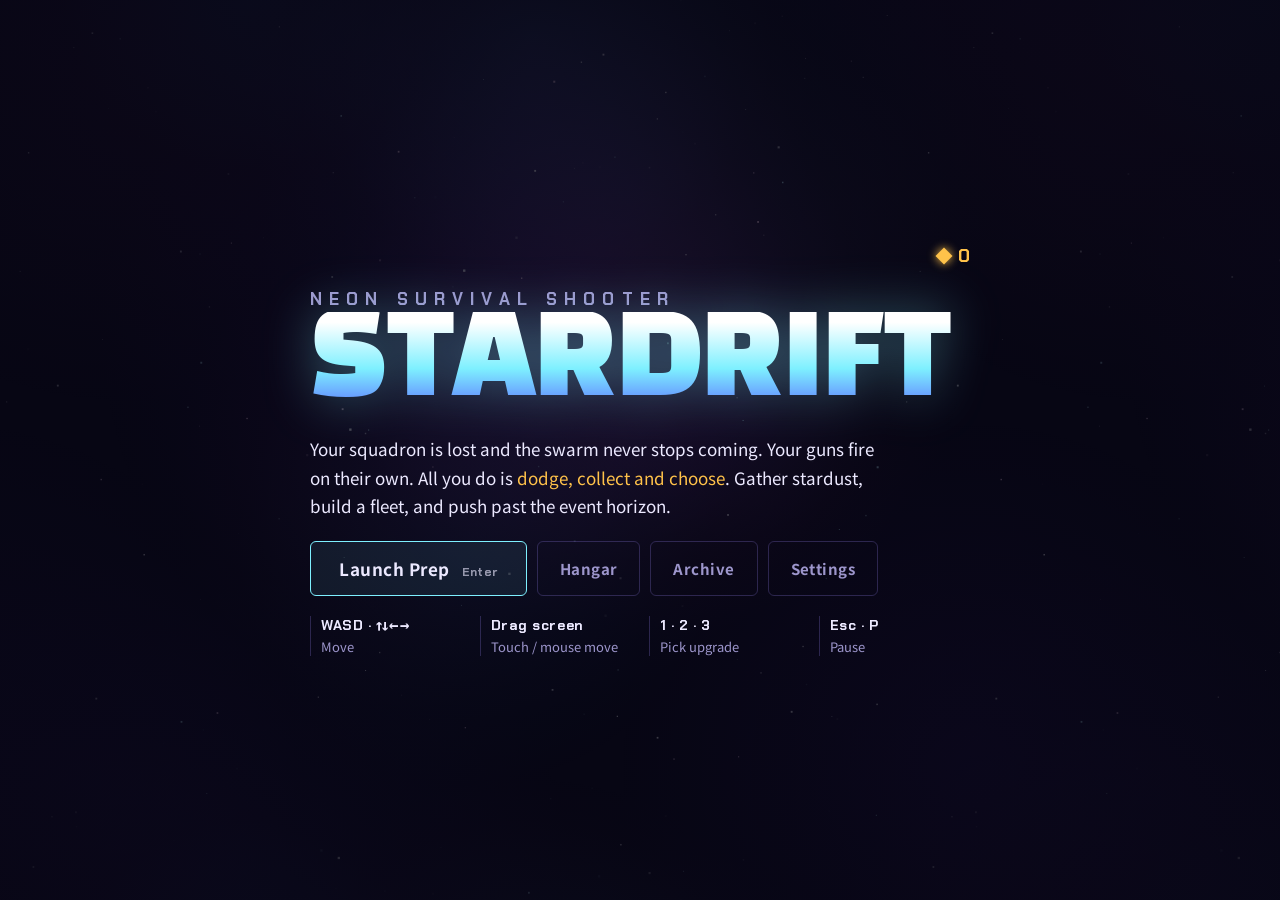
<file: index.html>
<!doctype html>
<html lang="ko">
<head>
<meta charset="utf-8">
<meta name="viewport" content="width=device-width,initial-scale=1,maximum-scale=1,user-scalable=no,viewport-fit=cover">
<title>별표류 STARDRIFT</title>
<meta name="claude:viewport-fit-sides" content="cover">
<meta name="description" content="네온 우주 생존 슈팅 로그라이트. 기체 5종, 무기 12종, 무기 진화 6종, 보스 6종, 스테이지 4개.">
<link rel="preconnect" href="https://fonts.googleapis.com">
<link rel="preconnect" href="https://fonts.gstatic.com" crossorigin>
<link rel="stylesheet" href="https://fonts.googleapis.com/css2?family=Black+Han+Sans&family=Chakra+Petch:wght@500;700&family=Noto+Sans+KR:wght@400;700;900&display=swap">
<link rel="stylesheet" href="style.css">
</head>
<body>
<canvas id="c" aria-label="게임 화면" data-i18n-aria="canvas"></canvas>

<!-- ============ HUD ============ -->
<div id="hud" hidden>
  <div class="xpbar"><i id="xpfill"></i></div>
  <div class="hud-top">
    <div class="hp"><span class="lbl">HULL</span><div class="hpbar"><i id="hpfill"></i></div><b id="hptext">100</b></div>
    <div class="clock"><div class="timer" id="timer">00:00</div><div class="sub-timer" id="subtimer"></div></div>
    <div class="right">
      <span class="stat"><span class="lbl">LV</span><b id="lvl">1</b></span>
      <span class="stat stat-kills"><span class="lbl" data-i18n="kills">처치</span><b id="kills">0</b></span>
      <button class="iconbtn" id="btnMute" aria-pressed="false" aria-label="소리 켜고 끄기" data-i18n-aria="mute">♪</button>
      <button class="iconbtn" id="btnPause" aria-label="일시정지" data-i18n-aria="pause">II</button>
    </div>
  </div>
  <div id="bossbar" hidden><span id="bossname"></span><div class="bb"><i id="bossfill"></i></div></div>
  <div id="loadout"></div>
</div>
<div id="banner" hidden></div>
<div id="tip" hidden></div>
<div id="toasts" aria-live="polite"></div>

<!-- ============ TITLE ============ -->
<section class="screen" id="title">
  <div class="panel">
    <div class="dust-line"><span class="dust" id="dustTitle">0</span></div>
    <div class="logo">
      <span class="en" data-i18n="logoSub">STARDRIFT</span>
      <h1 data-i18n="logo">별표류</h1>
    </div>
    <p class="lede" data-i18n-html="lede">항로를 잃은 편대. 무리는 끝없이 몰려온다. 무기는 알아서 쏜다. 너는 <em>피하고, 모으고, 고르기만</em> 하면 된다. 별가루를 모아 기체를 늘리고, 사건의 지평선 너머까지 가 보자.</p>
    <div class="menu">
      <button class="btn big" id="btnPlay"><span data-i18n="play">출격 준비</span> <kbd>Enter</kbd></button>
      <button class="btn ghost" id="btnHangar" data-i18n="hangar">격납고</button>
      <button class="btn ghost" id="btnRecords" data-i18n="records">기록실</button>
      <button class="btn ghost" id="btnSettings" data-i18n="settings">설정</button>
      <a class="btn ghost" id="lnkSupport" target="_blank" rel="noopener" hidden data-i18n="support">개발자 후원하기</a>
    </div>
    <div class="controls">
      <div><b>WASD · ↑↓←→</b><span data-i18n="ctlMove">이동</span></div>
      <div><b data-i18n="ctlDrag">화면 드래그</b><span data-i18n="ctlDragDo">터치·마우스 이동</span></div>
      <div><b>1 · 2 · 3</b><span data-i18n="ctlPick">강화 선택</span></div>
      <div><b>Esc · P</b><span data-i18n="ctlPause">일시정지</span></div>
    </div>
  </div>
</section>

<!-- ============ PREP: stage + ship ============ -->
<section class="screen" id="prep" hidden>
  <div class="panel wide">
    <div class="head-row">
      <div><div class="eyebrow">LAUNCH PREP</div><h2 data-i18n="prep">출격 준비</h2></div>
      <span class="dust" id="dustPrep">0</span>
    </div>
    <h3 class="section" data-i18n="route">항로</h3>
    <div class="stage-list" id="stageList"></div>
    <h3 class="section" data-i18n="ship">기체</h3>
    <div class="ship-list" id="shipList"></div>
    <div class="row">
      <button class="btn big" id="btnLaunch"><span data-i18n="launch">출격</span> <kbd>Enter</kbd></button>
      <button class="btn ghost" id="btnPrepBack"><span data-i18n="back">뒤로</span> <kbd>Esc</kbd></button>
      <span class="hint" id="prepHint"></span>
    </div>
  </div>
</section>

<!-- ============ HANGAR ============ -->
<section class="screen" id="hangar" hidden>
  <div class="panel wide">
    <div class="head-row">
      <div><div class="eyebrow">HANGAR</div><h2 data-i18n="hangar">격납고</h2></div>
      <span class="dust" id="dustHangar">0</span>
    </div>
    <div class="tabs" role="tablist">
      <button class="tab" role="tab" id="tabMeta" aria-selected="true" data-i18n="tabMeta">영구 강화</button>
      <button class="tab" role="tab" id="tabShips" aria-selected="false" data-i18n="tabShips">기체</button>
    </div>
    <div id="metaList" class="meta-list"></div>
    <div id="shipShop" class="ship-list" hidden></div>
    <div class="row"><button class="btn ghost" id="btnHangarBack"><span data-i18n="back">뒤로</span> <kbd>Esc</kbd></button></div>
  </div>
</section>

<!-- ============ RECORDS ============ -->
<section class="screen" id="records" hidden>
  <div class="panel wide">
    <div class="head-row">
      <div><div class="eyebrow">ARCHIVE</div><h2 data-i18n="records">기록실</h2></div>
      <span class="ach-count" id="achCount"></span>
    </div>
    <div class="tabs" role="tablist">
      <button class="tab" role="tab" id="tabAch" aria-selected="true" data-i18n="tabAch">업적</button>
      <button class="tab" role="tab" id="tabCodex" aria-selected="false" data-i18n="tabCodex">도감</button>
      <button class="tab" role="tab" id="tabStats" aria-selected="false" data-i18n="tabStats">통계</button>
    </div>
    <div id="achList" class="ach-list"></div>
    <div id="codexList" class="codex" hidden></div>
    <div id="statsList" class="stats" hidden></div>
    <div class="row"><button class="btn ghost" id="btnRecordsBack"><span data-i18n="back">뒤로</span> <kbd>Esc</kbd></button></div>
  </div>
</section>

<!-- ============ SETTINGS ============ -->
<section class="screen" id="settings" hidden>
  <div class="panel">
    <div><div class="eyebrow">SETTINGS</div><h2 data-i18n="settings">설정</h2></div>
    <div class="settings">
      <label class="toggle"><input type="checkbox" id="optSound"><span data-i18n="optSound">효과음과 음악</span></label>
      <label class="toggle"><input type="checkbox" id="optShake"><span data-i18n="optShake">화면 흔들림</span></label>
      <label class="toggle"><input type="checkbox" id="optTips"><span data-i18n="optTips">다음 출격 때 튜토리얼 다시 보기</span></label>
      <label class="toggle lang"><span data-i18n="optLang">언어 / Language</span><select id="optLang"><option value="ko">한국어</option><option value="en">English</option></select></label>
    </div>
    <div class="danger">
      <p data-i18n="resetWarn">저장된 별가루, 해금, 업적, 기록을 모두 지웁니다. 되돌릴 수 없습니다.</p>
      <div class="row">
        <button class="btn ghost" id="btnReset" data-i18n="reset">데이터 초기화</button>
        <button class="btn danger-btn" id="btnResetConfirm" hidden data-i18n="resetConfirm">정말 지우기</button>
      </div>
    </div>
    <div class="row"><button class="btn ghost" id="btnSettingsBack"><span data-i18n="back">뒤로</span> <kbd>Esc</kbd></button></div>
  </div>
</section>

<!-- ============ LEVEL UP ============ -->
<section class="screen" id="levelup" hidden>
  <div class="panel wide">
    <div>
      <div class="eyebrow" id="luEyebrow">LEVEL 2</div>
      <h2 class="gold" id="luTitle">강화를 고르세요</h2>
      <p class="sub" id="luHint" hidden data-i18n="luHint">카드를 누르거나 숫자 키를 누르세요. 무기는 최대 6개까지 달 수 있습니다.</p>
    </div>
    <div class="cards" id="cards"></div>
    <div class="row"><button class="btn ghost" id="btnReroll">다시 뽑기</button><span class="hint" id="weaponSlots"></span></div>
  </div>
</section>

<!-- ============ PAUSE ============ -->
<section class="screen" id="pause" hidden>
  <div class="panel">
    <div><div class="eyebrow" id="pauseEyebrow">PAUSED</div><h2 data-i18n="pause">일시정지</h2></div>
    <div class="build" id="pauseBuild"></div>
    <div class="row">
      <button class="btn" id="btnResume"><span data-i18n="resume">계속</span> <kbd>Esc</kbd></button>
      <button class="btn ghost" id="btnQuit" data-i18n="quit">출격 포기</button>
      <button class="btn danger-btn" id="btnQuitConfirm" hidden data-i18n="quitConfirm">포기하고 귀환</button>
    </div>
  </div>
</section>

<!-- ============ REVIVE OFFER (ad builds) ============ -->
<section class="screen" id="revive" hidden>
  <div class="panel">
    <div><div class="eyebrow">HULL 0%</div><h2 class="lose" data-i18n="reviveTitle">격추 직전</h2></div>
    <p class="sub" data-i18n="reviveSub"></p>
    <div class="row">
      <button class="btn big gold" id="btnReviveAd" data-i18n="reviveAd">광고 보고 부활</button>
      <button class="btn ghost" id="btnReviveNo" data-i18n="reviveNo">결과 보기</button>
    </div>
  </div>
</section>

<!-- ============ RESULT ============ -->
<section class="screen" id="over" hidden>
  <div class="panel wide">
    <div><div class="eyebrow" id="overEyebrow">MISSION LOG</div><h2 id="overTitle" class="lose">격추됨</h2></div>
    <p class="sub" id="overSub"></p>
    <div class="stats" id="overStats"></div>
    <div class="earn" id="overEarn"></div>
    <button class="btn gold" id="btnDouble" hidden data-i18n="doubleAd">광고 보고 별가루 2배</button>
    <div class="new-ach" id="overAch"></div>
    <div class="build" id="overBuild"></div>
    <div class="row">
      <button class="btn big" id="btnAgain"><span data-i18n="again">다시 출격</span> <kbd>Enter</kbd></button>
      <button class="btn ghost" id="btnToPrep" data-i18n="toPrep">출격 준비로</button>
      <button class="btn ghost" id="btnToHangar" data-i18n="toHangar">격납고</button>
    </div>
  </div>
</section>

<script src="js/data.js"></script>
<script src="js/i18n.js"></script>
<script src="js/portal.js"></script>
<script src="js/audio.js"></script>
<script src="js/game.js"></script>
<script src="js/render.js"></script>
<script src="js/ui.js"></script>
</body>
</html>
</file>
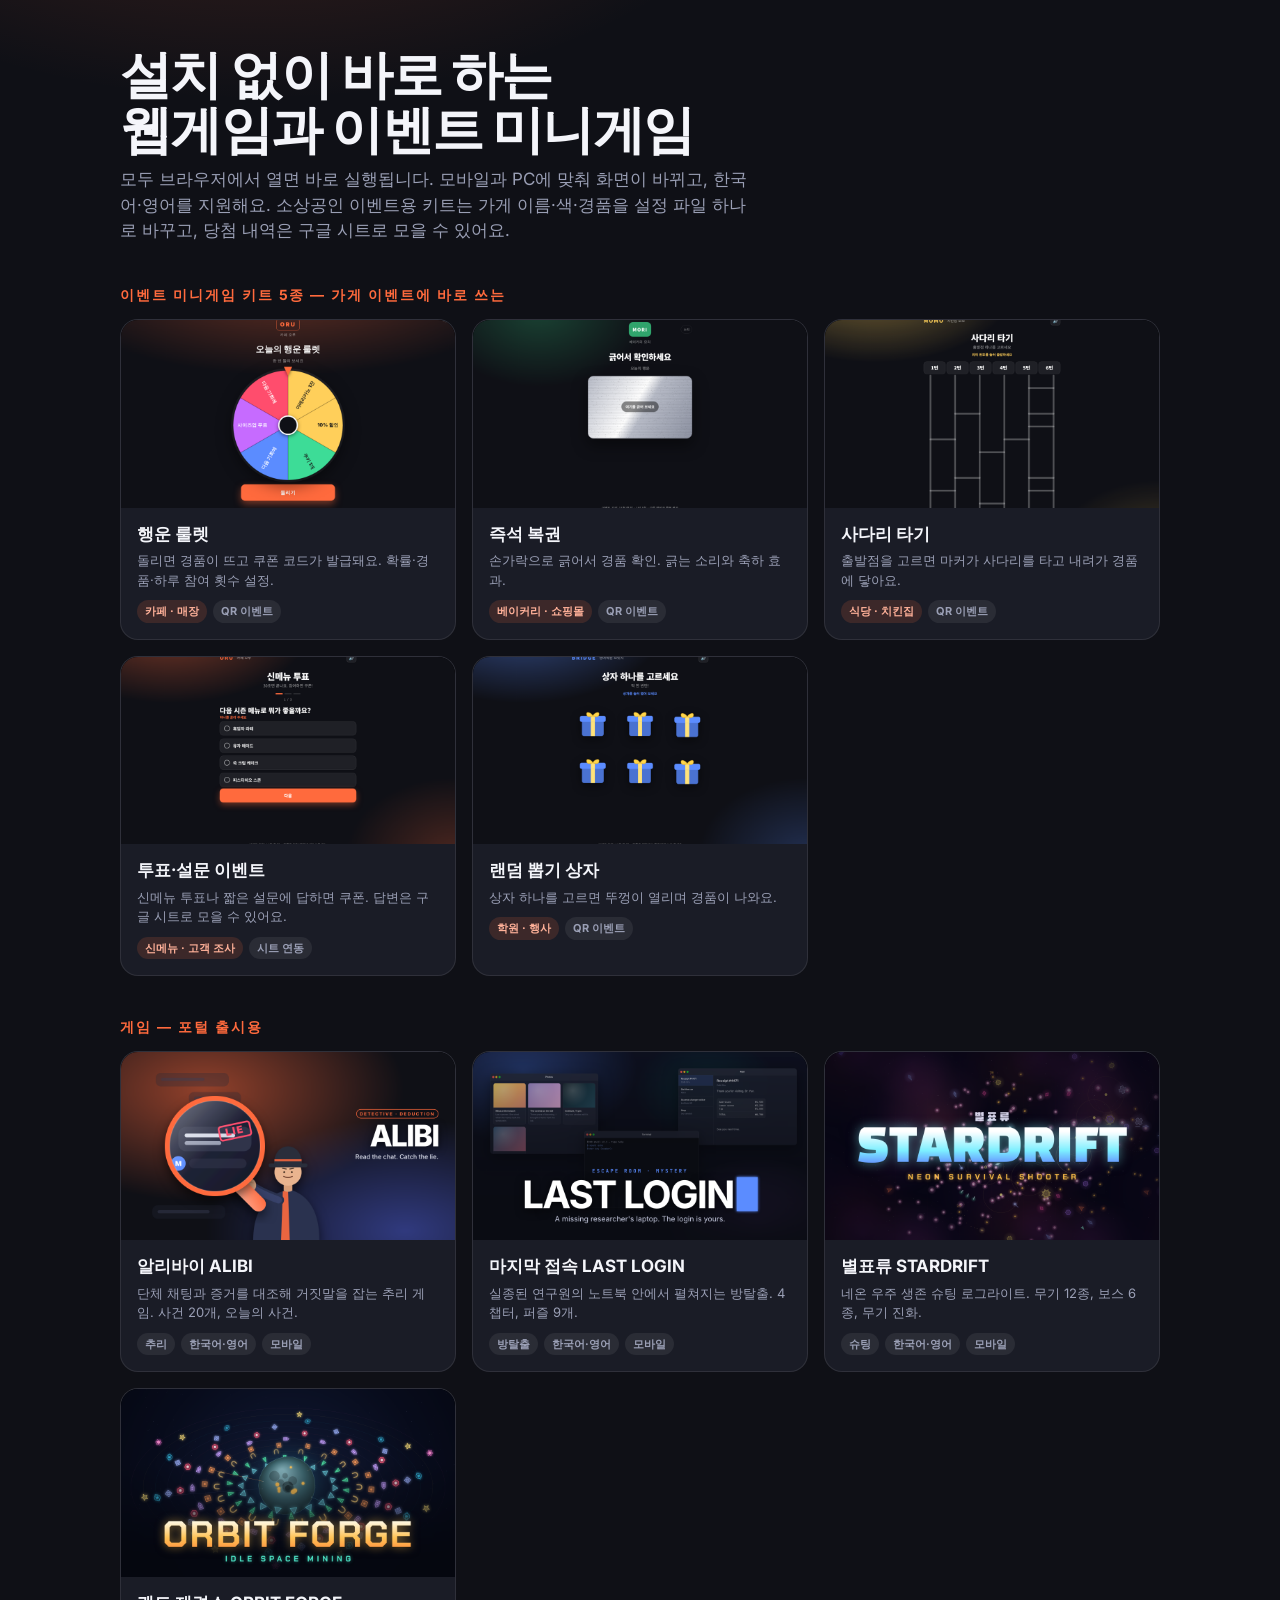
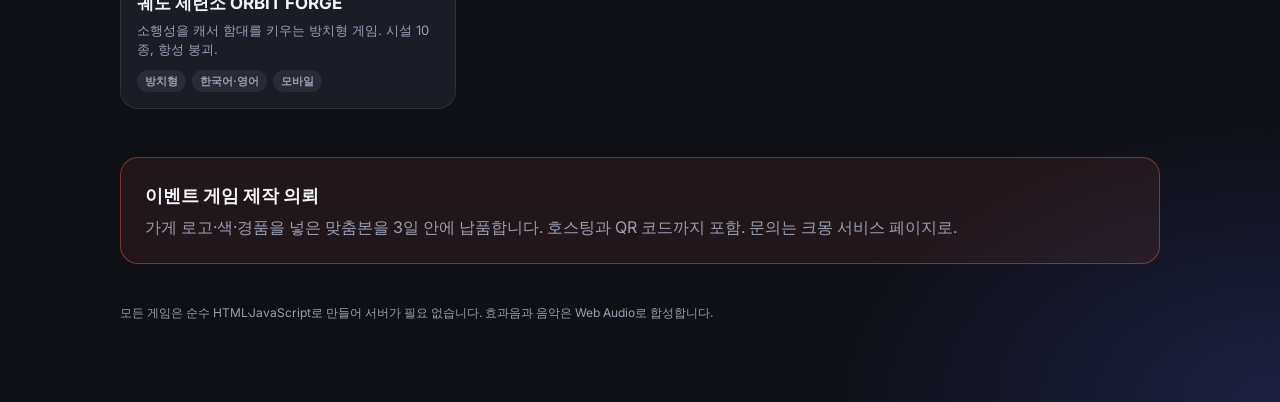
<file: games/index.html>
<!doctype html>
<html lang="ko">
<head>
<meta charset="utf-8">
<meta name="viewport" content="width=device-width,initial-scale=1">
<title>웹게임 · 이벤트 미니게임 포트폴리오</title>
<meta name="description" content="설치 없이 브라우저에서 바로 하는 게임 4종과 소상공인 이벤트용 미니게임 키트 5종. 모바일·PC 대응.">
<link rel="preconnect" href="https://fonts.googleapis.com">
<link rel="stylesheet" href="https://fonts.googleapis.com/css2?family=Inter:wght@500;700;800&display=swap">
<style>
:root{--bg:#0f1016;--card:#1a1c26;--ink:#f4f5fa;--dim:#9a9fb5;--line:rgba(255,255,255,.09);--accent:#ff6a3d;color-scheme:dark}
*{box-sizing:border-box}
body{margin:0;background:radial-gradient(900px 500px at 20% -10%,rgba(255,106,61,.22),transparent 60%),radial-gradient(800px 500px at 100% 100%,rgba(90,110,255,.18),transparent 60%),var(--bg);color:var(--ink);font-family:'Inter',system-ui,-apple-system,'Apple SD Gothic Neo','Malgun Gothic','Noto Sans KR',sans-serif;line-height:1.5}
main{max-width:1080px;margin:0 auto;padding:48px 20px 80px}
h1{font-size:clamp(32px,5vw,52px);letter-spacing:-.03em;line-height:1.05;margin:0 0 10px}
.lede{color:var(--dim);font-size:17px;max-width:640px;margin:0 0 40px}
h2{font-size:14px;letter-spacing:.14em;text-transform:uppercase;color:var(--accent);margin:40px 0 14px}
.grid{display:grid;grid-template-columns:repeat(auto-fill,minmax(300px,1fr));gap:16px}
.card{display:flex;flex-direction:column;background:var(--card);border:1px solid var(--line);border-radius:18px;overflow:hidden;text-decoration:none;color:inherit;transition:transform .12s,border-color .12s}
.card:hover{transform:translateY(-3px);border-color:rgba(255,255,255,.25)}
.card .img{aspect-ratio:16/9;background:#000 center/cover no-repeat}
.card .body{padding:14px 16px 16px}
.card b{display:block;font-size:17px}
.card p{margin:4px 0 10px;color:var(--dim);font-size:13px}
.tags{display:flex;gap:6px;flex-wrap:wrap}
.tag{font-size:11px;font-weight:700;padding:3px 8px;border-radius:999px;background:rgba(255,255,255,.07);color:var(--dim)}
.tag.hot{background:rgba(255,106,61,.15);color:#ffb199}
.cta{margin-top:48px;padding:24px;border-radius:18px;border:1px solid rgba(255,106,61,.4);background:rgba(255,106,61,.08)}
.cta b{font-size:18px}
.cta p{margin:6px 0 0;color:var(--dim)}
footer{margin-top:40px;color:var(--dim);font-size:12px}
</style>
</head>
<body>
<main>
  <h1>설치 없이 바로 하는<br>웹게임과 이벤트 미니게임</h1>
  <p class="lede">모두 브라우저에서 열면 바로 실행됩니다. 모바일과 PC에 맞춰 화면이 바뀌고, 한국어·영어를 지원해요. 소상공인 이벤트용 키트는 가게 이름·색·경품을 설정 파일 하나로 바꾸고, 당첨 내역은 구글 시트로 모을 수 있어요.</p>

  <h2>이벤트 미니게임 키트 5종 — 가게 이벤트에 바로 쓰는</h2>
  <div class="grid">
    <a class="card" href="event-kit/roulette/index.html?preview=1"><div class="img" style="background-image:url(event-kit/roulette/preview.png)"></div><div class="body"><b>행운 룰렛</b><p>돌리면 경품이 뜨고 쿠폰 코드가 발급돼요. 확률·경품·하루 참여 횟수 설정.</p><div class="tags"><span class="tag hot">카페 · 매장</span><span class="tag">QR 이벤트</span></div></div></a>
    <a class="card" href="event-kit/scratch/index.html?preview=1"><div class="img" style="background-image:url(event-kit/scratch/preview.png)"></div><div class="body"><b>즉석 복권</b><p>손가락으로 긁어서 경품 확인. 긁는 소리와 축하 효과.</p><div class="tags"><span class="tag hot">베이커리 · 쇼핑몰</span><span class="tag">QR 이벤트</span></div></div></a>
    <a class="card" href="event-kit/ladder/index.html?preview=1"><div class="img" style="background-image:url(event-kit/ladder/preview.png)"></div><div class="body"><b>사다리 타기</b><p>출발점을 고르면 마커가 사다리를 타고 내려가 경품에 닿아요.</p><div class="tags"><span class="tag hot">식당 · 치킨집</span><span class="tag">QR 이벤트</span></div></div></a>
    <a class="card" href="event-kit/vote/index.html?preview=1"><div class="img" style="background-image:url(event-kit/vote/preview.png)"></div><div class="body"><b>투표·설문 이벤트</b><p>신메뉴 투표나 짧은 설문에 답하면 쿠폰. 답변은 구글 시트로 모을 수 있어요.</p><div class="tags"><span class="tag hot">신메뉴 · 고객 조사</span><span class="tag">시트 연동</span></div></div></a>
    <a class="card" href="event-kit/giftbox/index.html?preview=1"><div class="img" style="background-image:url(event-kit/giftbox/preview.png)"></div><div class="body"><b>랜덤 뽑기 상자</b><p>상자 하나를 고르면 뚜껑이 열리며 경품이 나와요.</p><div class="tags"><span class="tag hot">학원 · 행사</span><span class="tag">QR 이벤트</span></div></div></a>
  </div>

  <h2>게임 — 포털 출시용</h2>
  <div class="grid">
    <a class="card" href="alibi/"><div class="img" style="background-image:url(alibi/store/cover-1920x1080.png)"></div><div class="body"><b>알리바이 ALIBI</b><p>단체 채팅과 증거를 대조해 거짓말을 잡는 추리 게임. 사건 20개, 오늘의 사건.</p><div class="tags"><span class="tag">추리</span><span class="tag">한국어·영어</span><span class="tag">모바일</span></div></div></a>
    <a class="card" href="last-login/"><div class="img" style="background-image:url(last-login/store/cover-1920x1080.png)"></div><div class="body"><b>마지막 접속 LAST LOGIN</b><p>실종된 연구원의 노트북 안에서 펼쳐지는 방탈출. 4챕터, 퍼즐 9개.</p><div class="tags"><span class="tag">방탈출</span><span class="tag">한국어·영어</span><span class="tag">모바일</span></div></div></a>
    <a class="card" href="../"><div class="img" style="background-image:url(../store/cover-1920x1080.png)"></div><div class="body"><b>별표류 STARDRIFT</b><p>네온 우주 생존 슈팅 로그라이트. 무기 12종, 보스 6종, 무기 진화.</p><div class="tags"><span class="tag">슈팅</span><span class="tag">한국어·영어</span><span class="tag">모바일</span></div></div></a>
    <a class="card" href="orbit-forge/"><div class="img" style="background-image:url(orbit-forge/store/cover-1920x1080.png)"></div><div class="body"><b>궤도 제련소 ORBIT FORGE</b><p>소행성을 캐서 함대를 키우는 방치형 게임. 시설 10종, 항성 붕괴.</p><div class="tags"><span class="tag">방치형</span><span class="tag">한국어·영어</span><span class="tag">모바일</span></div></div></a>
  </div>

  <div class="cta"><b>이벤트 게임 제작 의뢰</b><p>가게 로고·색·경품을 넣은 맞춤본을 3일 안에 납품합니다. 호스팅과 QR 코드까지 포함. 문의는 크몽 서비스 페이지로.</p></div>
  <footer>모든 게임은 순수 HTML·JavaScript로 만들어 서버가 필요 없습니다. 효과음과 음악은 Web Audio로 합성합니다.</footer>
</main>
</body>
</html>
</file>
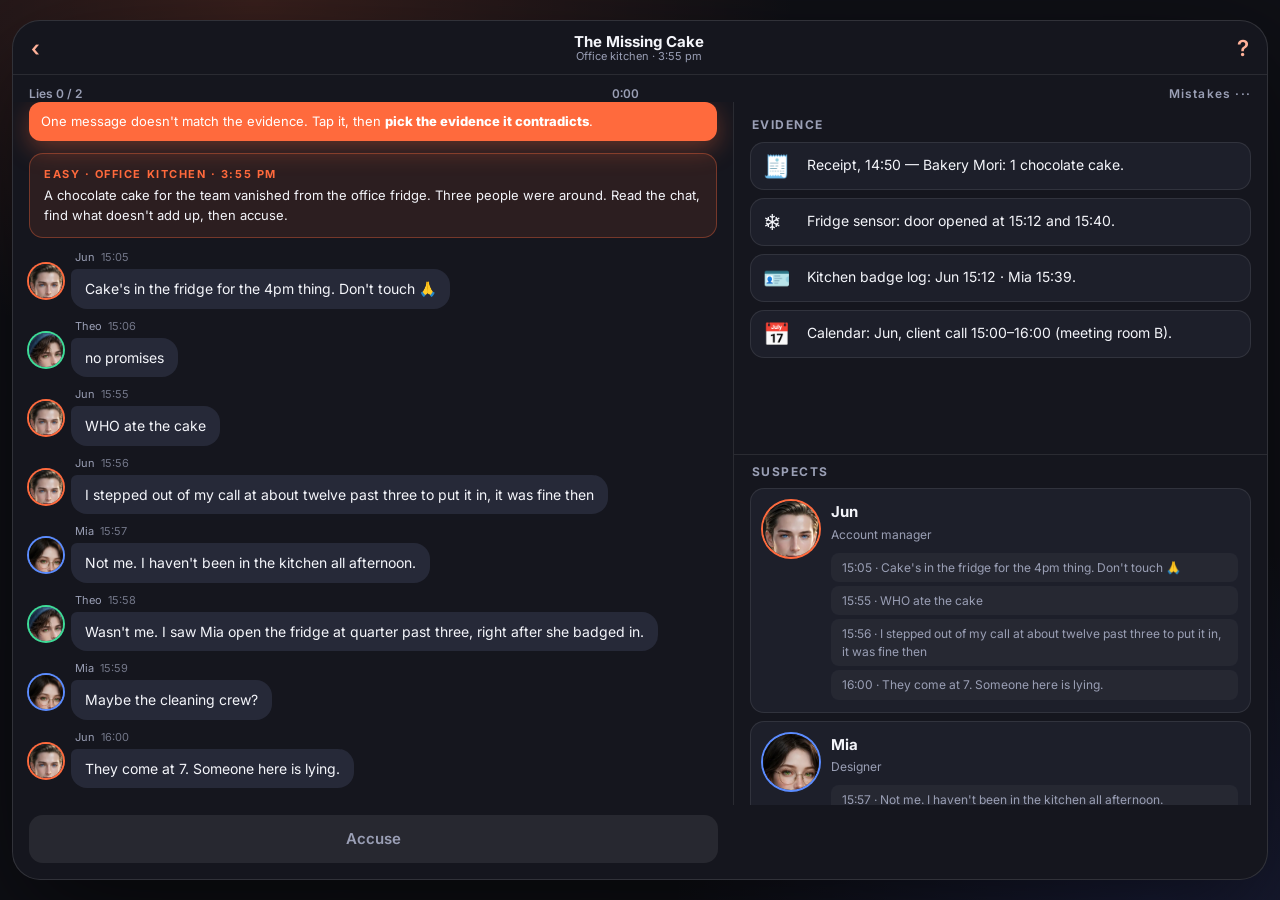
<file: games/alibi/index.html>
<!doctype html>
<html lang="en">
<head>
<meta charset="utf-8">
<meta name="viewport" content="width=device-width,initial-scale=1,maximum-scale=1,user-scalable=no,viewport-fit=cover">
<title>ALIBI</title>
<meta name="description" content="Deduction game: read a group chat, compare it with the evidence, catch the lies and accuse the culprit. 23 cases plus a daily case, 3–5 minutes each.">
<link rel="preconnect" href="https://fonts.googleapis.com">
<link rel="preconnect" href="https://fonts.gstatic.com" crossorigin>
<link rel="stylesheet" href="https://fonts.googleapis.com/css2?family=Inter:wght@400;500;600;700;800&display=swap">
<link rel="stylesheet" href="style.css">
</head>
<body>
<div id="phone">
  <div class="status"><span id="clock">9:41</span><span class="pills"><i></i><i></i><i></i></span></div>

  <!-- title -->
  <section id="title" class="screen">
    <div class="hero">
      <div class="badge">DETECTIVE · CHAT</div>
      <h1>ALIBI</h1>
      <p class="lede" data-i18n="tagline"></p>
      <button class="btn primary big" id="btnStart" data-i18n="start"></button>
      <div class="row"><button class="btn ghost" id="btnTitleSettings" data-i18n="settings"></button><span class="muted" id="titleStars"></span></div>
    </div>
  </section>

  <!-- case list -->
  <section id="list" class="screen" hidden>
    <header class="top"><button class="link" id="btnListBack">‹</button><b data-i18n="cases"></b><button class="link" id="btnListSettings">⚙</button></header>
    <div id="caseList" class="cases"></div>
  </section>

  <!-- case -->
  <section id="case" class="screen" hidden>
    <header class="top"><button class="link" id="btnCaseBack">‹</button><div class="tt"><b id="caseTitle"></b><span id="casePlace"></span></div><button class="link" id="btnHint">?</button></header>
    <div class="meter"><span id="lieMeter"></span><span id="timeMeter"></span><span id="strikeMeter"></span><button class="btn ghost" id="btnRecoverStrike" hidden></button></div>
    <nav class="tabs"><button data-tab="chat" aria-selected="true" data-i18n="tabChat"></button><button data-tab="evidence" aria-selected="false" data-i18n="tabEvidence"></button><button data-tab="suspects" aria-selected="false" data-i18n="tabSuspects"></button></nav>
    <div class="pane" id="paneChat"></div>
    <div class="pane side" id="paneEvidence" hidden><h4 class="pane-title" data-i18n="tabEvidence"></h4><div id="factList"></div></div>
    <div class="pane side" id="paneSuspects" hidden><h4 class="pane-title" data-i18n="tabSuspects"></h4><div id="susList"></div></div>
    <div class="coach" id="coach" hidden><span id="coachText"></span></div>
    <div class="bottom"><button class="btn primary wide" id="btnAccuse" disabled data-i18n="accuse"></button></div>
    <div class="sheet" id="sheet" hidden><div class="sheet-card" id="sheetCard"></div></div>
  </section>

  <!-- result: the face and the text are separate columns on a wide screen,
       so the badge/title/stars/explanation/buttons form one block on the
       left and the culprit's face sits on the right. They used to be
       siblings in one grid: the tall face stretched the grid's shared
       rows and the stars floated alone above a 230px gap. -->
  <section id="result" class="screen" hidden>
    <div class="hero">
      <div class="res-head"><div class="res-face" id="resFace" hidden></div><div class="res-name" id="resName"></div></div>
      <div class="res-main">
        <div class="badge" id="resBadge"></div>
        <h2 id="resTitle"></h2>
        <div class="stars" id="resStars"></div>
        <p class="lede" id="resBody"></p>
        <div class="res-meta" id="resMeta"></div>
        <button class="btn primary big" id="btnResNext"></button>
        <div class="row"><button class="btn ghost" id="btnResShare" data-i18n="share"></button><button class="btn ghost" id="btnResRestart" data-i18n="restart" hidden></button><button class="btn ghost" id="btnResResumeAd" hidden></button><button class="btn ghost" id="btnResList" data-i18n="toList"></button></div>
      </div>
    </div>
  </section>
  <div id="toasts"></div>
</div>

<div class="modal" id="hintModal" hidden><div class="card"><h2 data-i18n="hint"></h2><p id="hintText"></p><div class="row"><button class="btn primary" id="btnHintTake"></button><button class="btn ghost" id="btnHintClose" data-i18n="close"></button></div></div></div>
<div class="modal" id="settings" hidden><div class="card">
  <h2 data-i18n="settings"></h2>
  <label class="opt"><span data-i18n="sound"></span><input type="checkbox" id="optSound"></label>
  <label class="opt"><span data-i18n="music"></span><input type="checkbox" id="optMusic"></label>
  <label class="opt"><span data-i18n="language"></span><select id="optLang"><option value="en">English</option><option value="ko">한국어</option></select></label>
  <div class="danger-zone"><p class="muted" data-i18n="resetWarn"></p><div class="row"><button class="btn ghost" id="btnReset" data-i18n="reset"></button><button class="btn danger" id="btnResetConfirm" hidden data-i18n="resetConfirm"></button></div></div>
  <div class="row"><button class="btn" id="btnSettingsClose" data-i18n="close"></button></div>
</div></div>

<script src="js/cases.js"></script>
<script src="js/cases-a.js"></script>
<script src="js/cases-b.js"></script>
<script src="js/cases-c.js"></script>
<script src="js/cases-d.js"></script>
<script src="js/cases-e.js"></script>
<script src="js/cases-f.js"></script>
<script src="js/cases-g.js"></script>
<script src="js/cases-h.js"></script>
<script src="js/cases-i.js"></script>
<script src="js/cases-j.js"></script>
<script src="js/scenes.js"></script>
<script src="js/outro-1.js"></script>
<script src="js/outro-2.js"></script>
<script src="js/art.js"></script>
<script src="js/confess.js"></script>
<script src="js/i18n.js"></script>
<script src="js/portal.js"></script>
<script src="js/game.js"></script>
<script src="js/ui.js"></script>
</body>
</html>
</file>
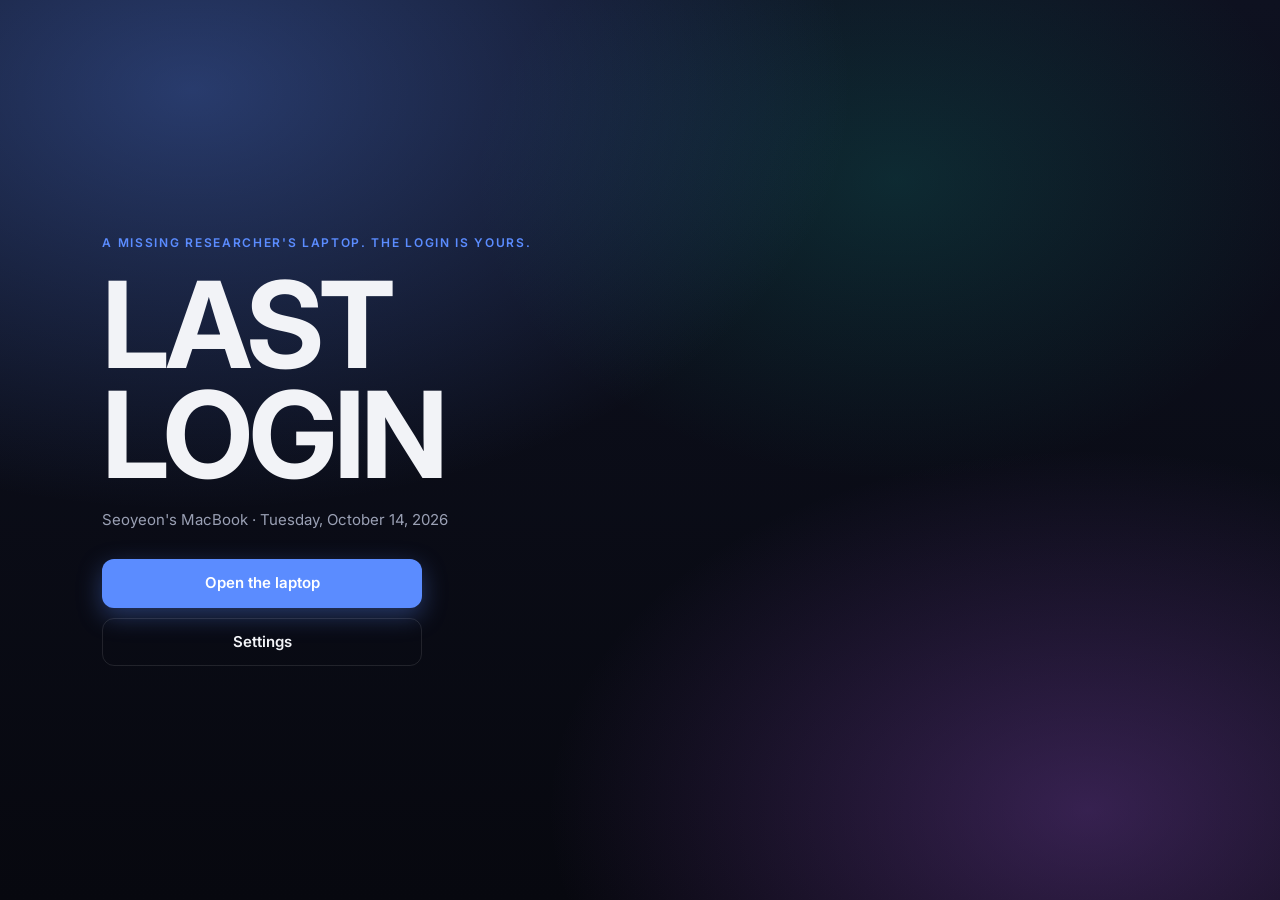
<file: games/last-login/index.html>
<!doctype html>
<html lang="en">
<head>
<meta charset="utf-8">
<meta name="viewport" content="width=device-width,initial-scale=1,maximum-scale=1,user-scalable=no,viewport-fit=cover">
<title>LAST LOGIN</title>
<meta name="description" content="Escape-room mystery played entirely on a missing researcher's laptop. Crack the lock screen, open the vault, mount the hidden drive, find her.">
<link rel="preconnect" href="https://fonts.googleapis.com">
<link rel="preconnect" href="https://fonts.gstatic.com" crossorigin>
<link rel="stylesheet" href="https://fonts.googleapis.com/css2?family=Inter:wght@400;500;600;700&family=JetBrains+Mono:wght@400;600&display=swap">
<link rel="stylesheet" href="style.css">
</head>
<body>

<!-- title -->
<section id="title" class="full">
  <div class="title-card">
    <div class="eyebrow" data-i18n="tagline"></div>
    <h1>LAST<br>LOGIN</h1>
    <div class="title-sub" id="titleSub"></div>
    <div class="col">
      <button class="btn primary" id="btnStart" data-i18n="start"></button>
      <button class="btn" id="btnResume" hidden data-i18n="resume"></button>
      <button class="btn ghost" id="btnTitleSettings" data-i18n="settings"></button>
    </div>
  </div>
</section>

<!-- lock screen -->
<section id="lock" class="full" hidden>
  <div class="lock-top">
    <div class="lock-clock" id="lockClock">00:00</div>
    <div class="lock-date" id="lockDate"></div>
  </div>
  <div class="lock-widgets">
    <div class="widget">
      <div class="w-title" id="wTitle"></div>
      <div id="wItems"></div>
    </div>
    <div class="widget notifs" id="wNotifs"></div>
  </div>
  <div class="sticky" id="stickyNote"></div>
  <form class="pin" id="pinForm" autocomplete="off">
    <div class="avatar">Y</div>
    <div class="owner" id="lockOwner"></div>
    <div class="dots" id="pinDots"><i></i><i></i><i></i><i></i></div>
    <input id="pinInput" inputmode="numeric" pattern="[0-9]*" maxlength="4" aria-label="PIN">
    <div class="pin-msg" id="pinMsg"></div>
    <div class="keypad" id="keypad"></div>
  </form>
  <button class="hint-fab" id="hintLock" type="button">?</button>
</section>

<!-- desktop -->
<section id="desktop" class="full" hidden>
  <header id="menubar">
    <div class="mb-left"><span class="mb-logo">●</span><b id="mbDevice"></b><span id="mbChapter" class="mb-chapter"></span></div>
    <div class="mb-right">
      <button class="mb-btn" id="btnHint">? <span data-i18n="hint"></span></button>
      <button class="mb-btn" id="btnDeskSettings" aria-label="Settings">⚙</button>
      <span id="mbClock">00:00</span>
    </div>
  </header>
  <div id="windows"></div>
  <nav id="dock"></nav>
</section>

<!-- chapter card -->
<div class="modal" id="chapterCard" hidden>
  <div class="card center">
    <div class="eyebrow" id="chEyebrow"></div>
    <h2 id="chTitle"></h2>
    <p class="muted" id="chBody"></p>
    <button class="btn primary" id="btnChapterNext" data-i18n="next"></button>
  </div>
</div>

<!-- ending -->
<section id="ending" class="full" hidden>
  <div class="title-card">
    <div class="eyebrow" id="endSub"></div>
    <h1 id="endTitle"></h1>
    <p class="end-body" id="endBody"></p>
    <div class="stats" id="endStats"></div>
    <div class="col">
      <button class="btn primary" id="btnAgain"></button>
      <button class="btn ghost" id="btnShare"></button>
    </div>
  </div>
</section>

<!-- hint -->
<div class="modal" id="hintModal" hidden>
  <div class="card">
    <div class="row between"><h2 data-i18n="hint"></h2><span class="muted" id="hintCount"></span></div>
    <p id="hintText" class="hint-text"></p>
    <div class="row">
      <button class="btn primary" id="btnHintMore"></button>
      <button class="btn ghost" id="btnHintClose" data-i18n="close"></button>
    </div>
  </div>
</div>

<!-- settings -->
<div class="modal" id="settings" hidden>
  <div class="card">
    <h2 data-i18n="settings"></h2>
    <label class="opt"><span data-i18n="sound"></span><input type="checkbox" id="optSound"></label>
    <label class="opt"><span data-i18n="language"></span><select id="optLang"><option value="en">English</option><option value="ko">한국어</option></select></label>
    <div class="danger-zone">
      <p class="muted" data-i18n="resetWarn"></p>
      <div class="row"><button class="btn ghost" id="btnReset" data-i18n="reset"></button><button class="btn danger" id="btnResetConfirm" hidden data-i18n="resetConfirm"></button></div>
    </div>
    <div class="row"><button class="btn" id="btnSettingsClose" data-i18n="close"></button></div>
  </div>
</div>
<div id="toasts"></div>

<script src="js/content.js"></script>
<script src="js/i18n.js"></script>
<script src="js/portal.js"></script>
<script src="js/game.js"></script>
<script src="js/apps.js"></script>
<script src="js/ui.js"></script>
</body>
</html>
</file>
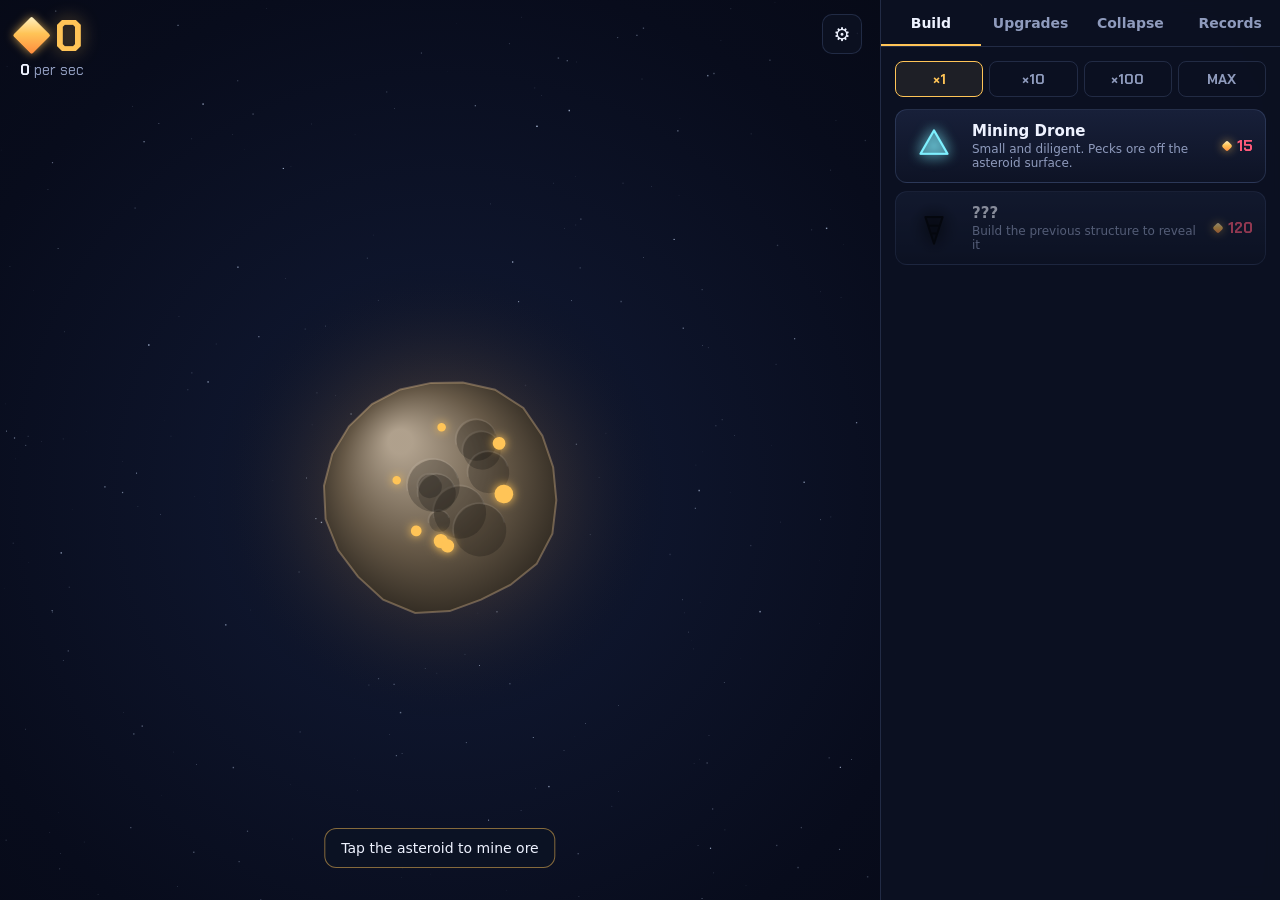
<file: games/orbit-forge/index.html>
<!doctype html>
<html lang="en">
<head>
<meta charset="utf-8">
<meta name="viewport" content="width=device-width,initial-scale=1,maximum-scale=1,user-scalable=no,viewport-fit=cover">
<title>ORBIT FORGE</title>
<meta name="description" content="Idle space mining. Tap the asteroid, build a fleet of 10 structures, catch comets and collapse stars into Dark Matter.">
<link rel="preconnect" href="https://fonts.googleapis.com">
<link rel="preconnect" href="https://fonts.gstatic.com" crossorigin>
<link rel="stylesheet" href="https://fonts.googleapis.com/css2?family=Chakra+Petch:wght@500;700&display=swap">
<link rel="stylesheet" href="style.css">
</head>
<body>
<canvas id="c" data-i18n-aria="canvas"></canvas>

<header id="top">
  <div class="wallet">
    <div class="ore"><i class="gem"></i><b id="ore">0</b></div>
    <div class="ops"><b id="ops">0</b> <span data-i18n="perSec">per sec</span></div>
  </div>
  <div class="actions">
    <button class="pill gold" id="btnBoost" hidden></button>
    <button class="icon" id="btnSettings" data-i18n-aria="settings">⚙</button>
  </div>
</header>
<div id="effects"></div>

<aside id="panel">
  <nav class="tabs" role="tablist">
    <button role="tab" id="tabBuild" aria-selected="true" data-i18n="tabBuild">Build</button>
    <button role="tab" id="tabUp" aria-selected="false"><span data-i18n="tabUp">Upgrades</span><em id="upBadge" hidden></em></button>
    <button role="tab" id="tabCollapse" aria-selected="false" data-i18n="tabCollapse">Collapse</button>
    <button role="tab" id="tabRecords" aria-selected="false" data-i18n="tabRecords">Records</button>
  </nav>

  <section class="page" id="pageBuild">
    <div class="buyn" role="group" data-i18n-aria="buyN">
      <button data-n="1" aria-pressed="true">×1</button><button data-n="10">×10</button><button data-n="100">×100</button><button data-n="max">MAX</button>
    </div>
    <div id="buildList" class="list"></div>
  </section>

  <section class="page" id="pageUp" hidden>
    <div id="upList" class="up-grid"></div>
    <p class="empty" id="upEmpty" data-i18n="noUps" hidden></p>
  </section>

  <section class="page" id="pageCollapse" hidden>
    <h2 data-i18n="collapseTitle">Stellar Collapse</h2>
    <p class="muted" data-i18n="collapseIntro"></p>
    <div class="dm-card">
      <div><span class="lbl" data-i18n="dmOwned">Dark Matter</span><b id="dmOwned">0</b><span class="muted" id="dmBonus"></span></div>
      <p id="collapseInfo"></p>
      <div class="row"><button class="btn violet" id="btnCollapse" data-i18n="collapseBtn">Collapse</button><button class="btn danger" id="btnCollapseConfirm" hidden data-i18n="collapseConfirm">Really collapse</button></div>
    </div>
    <h3 data-i18n="relics">Relics</h3>
    <div id="relicList" class="list"></div>
  </section>

  <section class="page" id="pageRecords" hidden>
    <h3 data-i18n="stats">Stats</h3>
    <div id="statList" class="stats"></div>
    <h3 data-i18n="achTitle">Achievements</h3>
    <p class="muted" id="achBonus"></p>
    <div id="achList" class="ach-grid"></div>
  </section>
</aside>

<div id="tip" hidden></div>
<div id="toasts" aria-live="polite"></div>

<div class="modal" id="welcome" hidden>
  <div class="card">
    <h2 data-i18n="welcome">Welcome back</h2>
    <p class="muted" id="awayText"></p>
    <div class="big-gain"><i class="gem"></i><b id="awayGain">0</b></div>
    <div class="row">
      <button class="btn gold" id="btnCollect2" hidden data-i18n="collect2">Watch ad: collect 2×</button>
      <button class="btn" id="btnCollect" data-i18n="collect">Collect</button>
    </div>
  </div>
</div>

<div class="modal" id="settings" hidden>
  <div class="card">
    <h2 data-i18n="settings">Settings</h2>
    <label class="opt"><span data-i18n="sound">Sound</span><input type="checkbox" id="optSound"></label>
    <label class="opt"><span data-i18n="notation">Number format</span>
      <select id="optNotation"><option value="short" data-i18n="notShort"></option><option value="sci" data-i18n="notSci"></option></select></label>
    <label class="opt"><span data-i18n="language">Language</span>
      <select id="optLang"><option value="en">English</option><option value="ko">한국어</option></select></label>
    <div class="danger-zone">
      <p class="muted" data-i18n="resetWarn"></p>
      <div class="row"><button class="btn ghost" id="btnReset" data-i18n="reset">Reset data</button><button class="btn danger" id="btnResetConfirm" hidden data-i18n="resetConfirm">Really erase</button></div>
    </div>
    <div class="row"><button class="btn" id="btnSettingsClose" data-i18n="close">Close</button></div>
  </div>
</div>

<script src="js/data.js"></script>
<script src="js/logic.js"></script>
<script src="js/i18n.js"></script>
<script src="js/portal.js"></script>
<script src="js/audio.js"></script>
<script src="js/render.js"></script>
<script src="js/ui.js"></script>
</body>
</html>
</file>
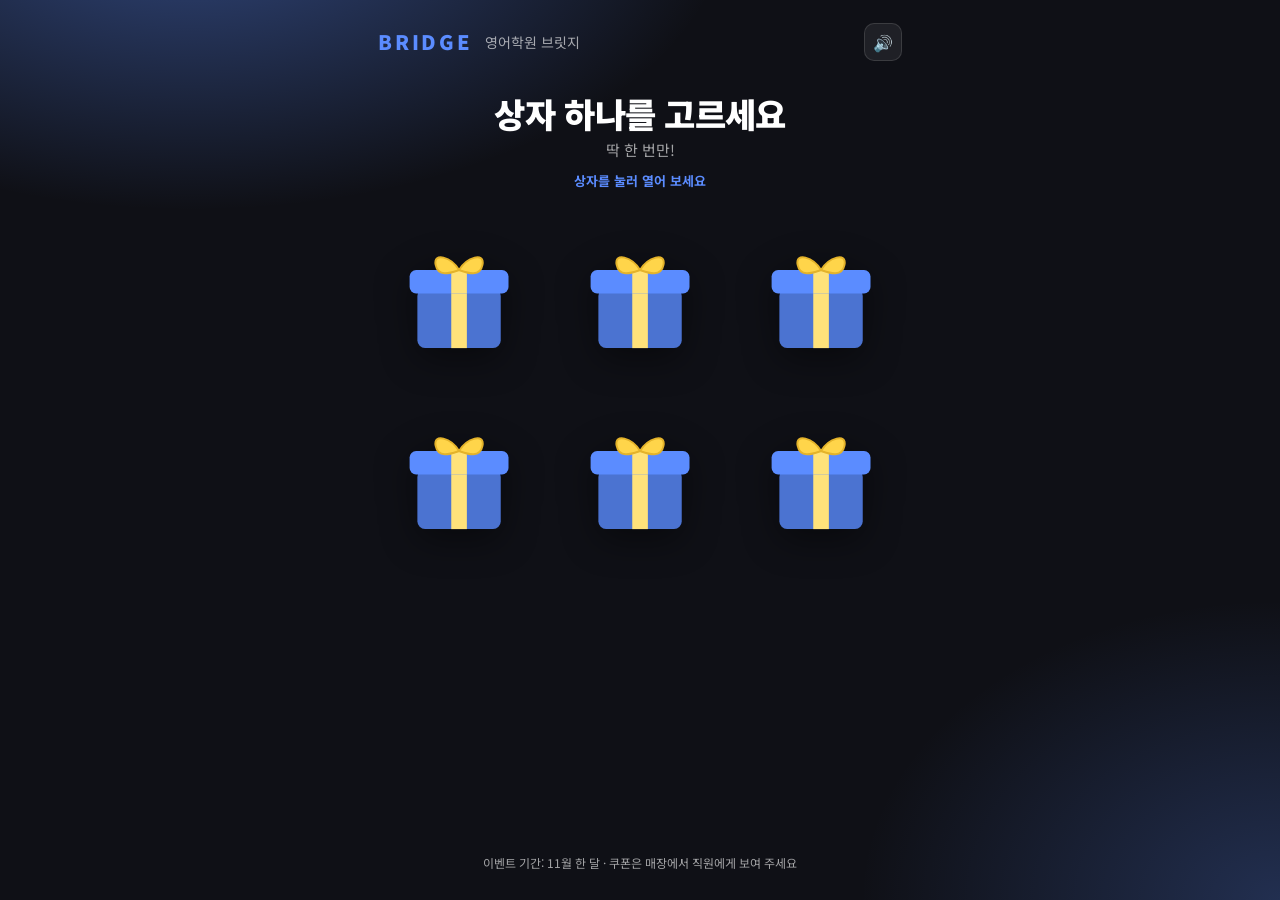
<file: games/event-kit/giftbox/index.html>
<!doctype html>
<html lang="ko">
<head>
<meta charset="utf-8">
<meta name="viewport" content="width=device-width,initial-scale=1,maximum-scale=1,user-scalable=no,viewport-fit=cover">
<title>랜덤 뽑기 상자</title>
<link rel="preconnect" href="https://fonts.googleapis.com">
<link rel="stylesheet" href="https://fonts.googleapis.com/css2?family=Noto+Sans+KR:wght@400;700;900&display=swap">
<link rel="stylesheet" href="style.css">
</head>
<body>
<main id="app">
  <header class="brand">
    <div class="logo" id="logo"></div>
    <div class="brand-name" id="brandName"></div>
    <button class="mute" id="btnMute" type="button" aria-pressed="false"></button>
  </header>

  <section class="intro" id="intro">
    <h1 id="title"></h1>
    <p id="subtitle"></p>
    <p class="hint" id="hint"></p>
  </section>

  <section class="grid" id="grid" aria-label="상자"></section>

  <section class="result" id="result" hidden>
    <div class="card" id="card">
      <div class="kicker" id="kicker"></div>
      <div class="prize" id="prize"></div>
      <div class="coupon" id="couponBox">
        <span class="lbl" id="couponLbl"></span>
        <b id="coupon"></b>
      </div>
      <div class="meta"><span id="timeLbl"></span> <span id="time"></span></div>
      <p class="show" id="show"></p>
    </div>
    <button class="again" id="btnAgain" type="button" hidden></button>
  </section>

  <footer class="foot" id="footer"></footer>
  <div class="preview" id="previewTag" hidden></div>
</main>
<canvas id="confetti"></canvas>

<script src="config.js"></script>
<script src="../shared/report.js"></script>
<script src="app.js"></script>
</body>
</html>
</file>
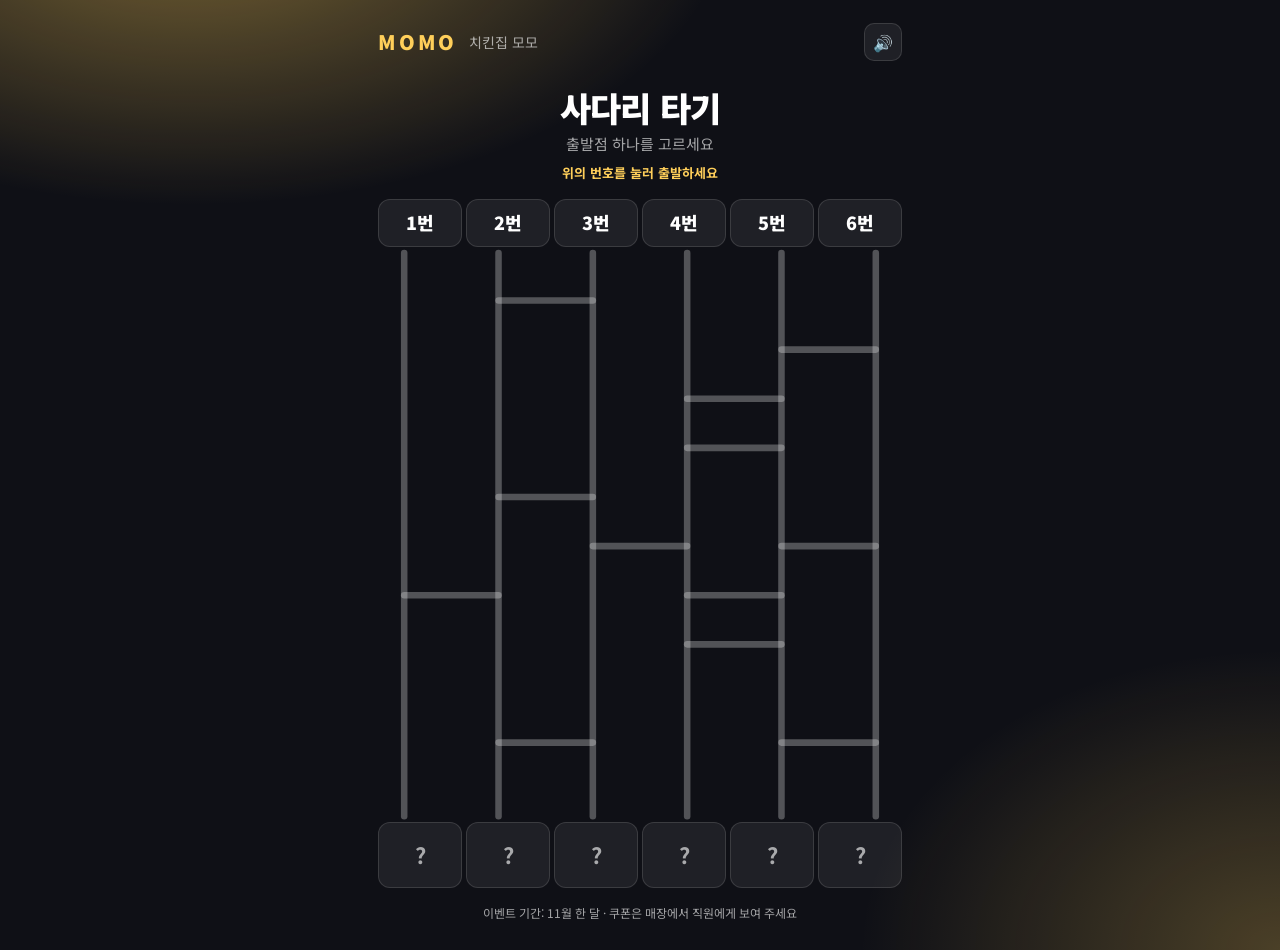
<file: games/event-kit/ladder/index.html>
<!doctype html>
<html lang="ko">
<head>
<meta charset="utf-8">
<meta name="viewport" content="width=device-width,initial-scale=1,maximum-scale=1,user-scalable=no,viewport-fit=cover">
<title>사다리 타기</title>
<link rel="preconnect" href="https://fonts.googleapis.com">
<link rel="stylesheet" href="https://fonts.googleapis.com/css2?family=Noto+Sans+KR:wght@400;700;900&display=swap">
<link rel="stylesheet" href="style.css">
</head>
<body>
<main id="app">
  <header class="brand">
    <div class="logo" id="logo"></div>
    <div class="brand-name" id="brandName"></div>
    <button class="mute" id="btnMute" type="button" aria-pressed="false"></button>
  </header>

  <section class="intro" id="intro">
    <h1 id="title"></h1>
    <p id="subtitle"></p>
    <p class="hint" id="hint"></p>
  </section>

  <section class="ladder-wrap" id="ladderWrap">
    <div class="starts" id="starts" aria-label="출발점"></div>
    <svg id="ladder" aria-hidden="true"></svg>
    <div class="prizes" id="prizes" aria-label="경품"></div>
  </section>

  <section class="result" id="result" hidden>
    <div class="card" id="card">
      <div class="kicker" id="kicker"></div>
      <div class="prize" id="prize"></div>
      <div class="coupon" id="couponBox">
        <span class="lbl" id="couponLbl"></span>
        <b id="coupon"></b>
      </div>
      <div class="meta"><span id="timeLbl"></span> <span id="time"></span></div>
      <p class="show" id="show"></p>
    </div>
    <button class="again" id="btnAgain" type="button" hidden></button>
  </section>

  <footer class="foot" id="footer"></footer>
  <div class="preview" id="previewTag" hidden></div>
</main>
<canvas id="confetti"></canvas>

<script src="config.js"></script>
<script src="../shared/report.js"></script>
<script src="app.js"></script>
</body>
</html>
</file>
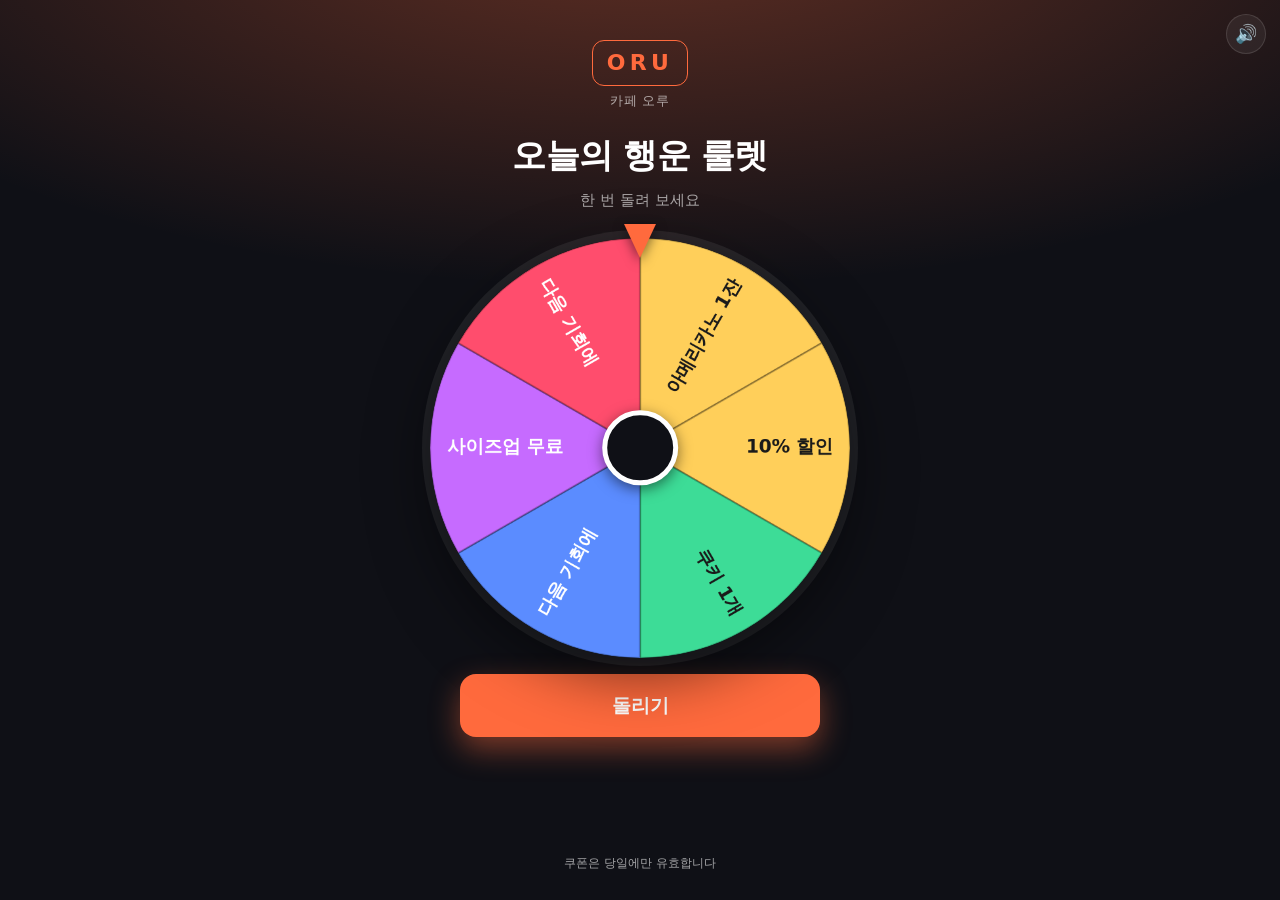
<file: games/event-kit/roulette/index.html>
<!doctype html>
<html lang="ko">
<head>
<meta charset="utf-8">
<meta name="viewport" content="width=device-width,initial-scale=1,maximum-scale=1,user-scalable=no,viewport-fit=cover">
<title>행운 룰렛</title>
<link rel="stylesheet" href="style.css">
</head>
<body>
<main id="app">
  <header class="brand">
    <div class="logo" id="logo"></div>
    <div class="brand-name" id="brandName"></div>
  </header>

  <h1 id="title"></h1>
  <p class="sub" id="subtitle"></p>

  <div class="wheel-wrap">
    <div class="pointer"></div>
    <canvas id="wheel" width="640" height="640" aria-label="룰렛"></canvas>
    <div class="hub"></div>
  </div>

  <button class="btn spin" id="btnSpin" type="button"></button>
  <button class="sound" id="btnSound" type="button" aria-pressed="true">🔊</button>

  <section class="done" id="done" hidden>
    <h2 id="doneTitle"></h2>
    <p class="sub" id="doneSub"></p>
    <div class="ticket" id="doneTicket"></div>
  </section>

  <footer id="footer"></footer>
</main>

<div class="modal" id="result" hidden>
  <div class="card">
    <div class="eyebrow" id="resEyebrow"></div>
    <h2 id="resPrize"></h2>
    <div class="ticket" id="resTicket"></div>
    <p class="show" id="resShow"></p>
    <button class="btn" id="btnClose" type="button"></button>
  </div>
</div>
<canvas id="confetti"></canvas>

<script src="config.js"></script>
<script src="../shared/report.js"></script>
<script src="app.js"></script>
</body>
</html>
</file>
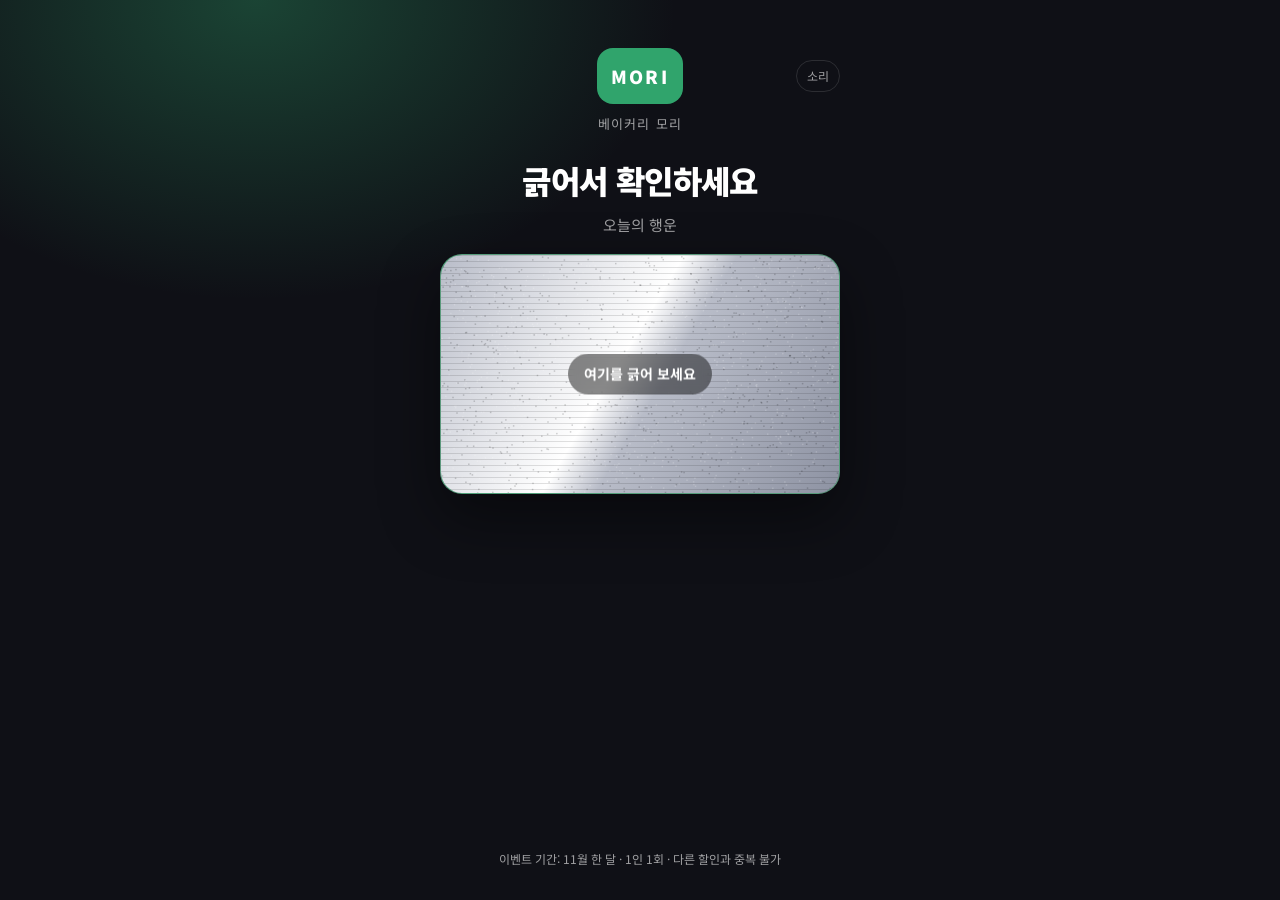
<file: games/event-kit/scratch/index.html>
<!doctype html>
<html lang="ko">
<head>
<meta charset="utf-8">
<meta name="viewport" content="width=device-width,initial-scale=1,maximum-scale=1,user-scalable=no,viewport-fit=cover">
<title>즉석 복권</title>
<link rel="preconnect" href="https://fonts.googleapis.com">
<link rel="stylesheet" href="https://fonts.googleapis.com/css2?family=Noto+Sans+KR:wght@400;700;900&display=swap">
<link rel="stylesheet" href="style.css">
</head>
<body>
<main id="app">
  <header class="brand">
    <div class="logo" id="logo"></div>
    <div class="brand-name" id="brandName"></div>
    <button class="mute" id="btnMute" type="button" aria-pressed="false"></button>
  </header>

  <h1 id="title"></h1>
  <p class="sub" id="subtitle"></p>

  <section class="card" id="card">
    <div class="prize" id="prize">
      <div class="prize-kind" id="prizeKind"></div>
      <div class="prize-label" id="prizeLabel"></div>
    </div>
    <canvas id="foil" aria-label="긁는 영역"></canvas>
    <div class="hint" id="hint"></div>
  </section>

  <section class="result" id="result" hidden>
    <div class="limit" id="limitBox" hidden><b id="limitTitle"></b><span id="limitSub"></span></div>
    <div class="code-box" id="codeBox" hidden>
      <span class="lbl" id="codeLbl"></span>
      <b class="code" id="code"></b>
    </div>
    <div class="meta"><span id="timeLbl"></span> <b id="time"></b></div>
    <p class="show" id="show"></p>
  </section>

  <footer class="foot" id="footer"></footer>
</main>
<canvas id="confetti"></canvas>
<script src="config.js"></script>
<script src="../shared/report.js"></script>
<script src="app.js"></script>
</body>
</html>
</file>
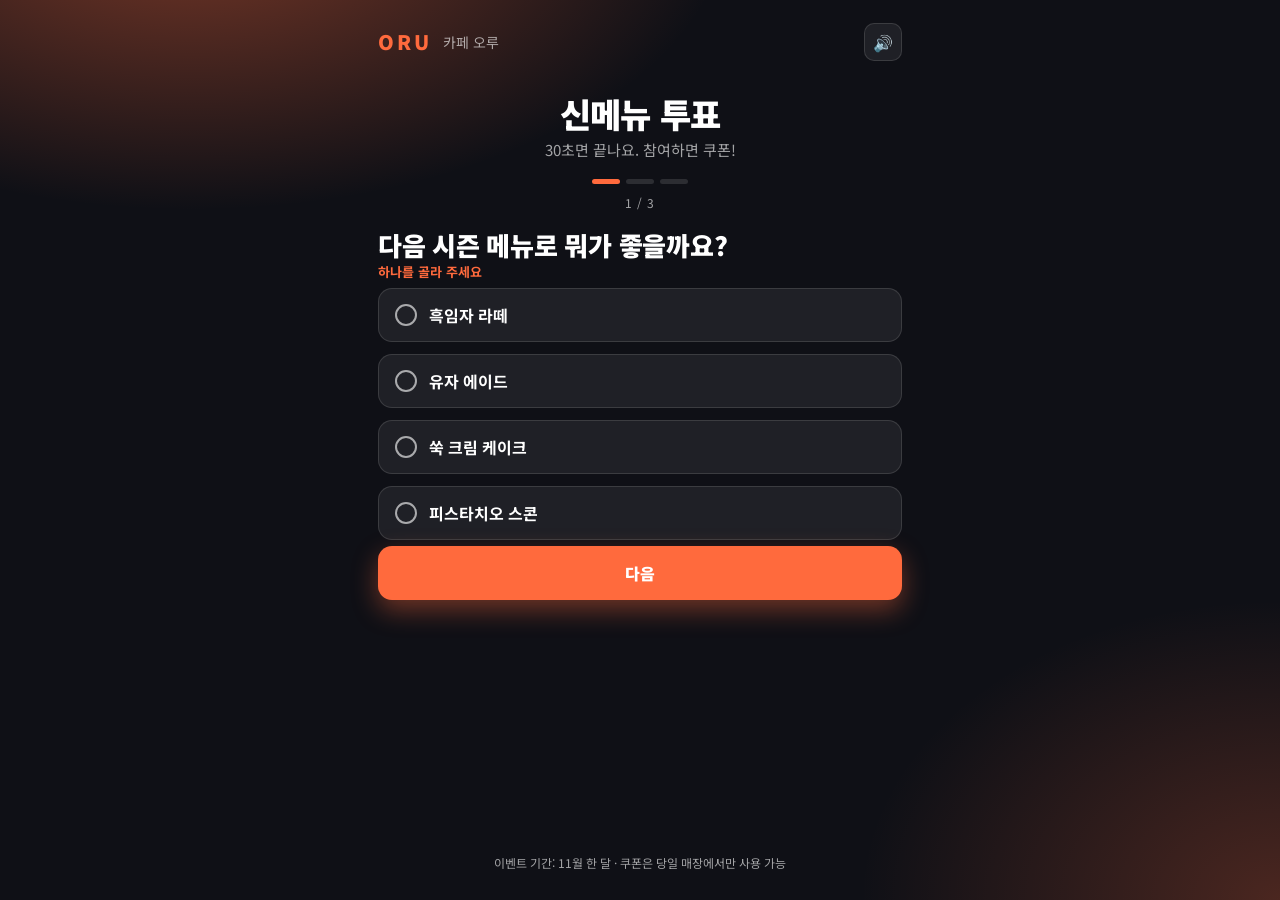
<file: games/event-kit/vote/index.html>
<!doctype html>
<html lang="ko">
<head>
<meta charset="utf-8">
<meta name="viewport" content="width=device-width,initial-scale=1,maximum-scale=1,user-scalable=no,viewport-fit=cover">
<title>투표·설문 이벤트</title>
<link rel="preconnect" href="https://fonts.googleapis.com">
<link rel="stylesheet" href="https://fonts.googleapis.com/css2?family=Noto+Sans+KR:wght@400;700;900&display=swap">
<link rel="stylesheet" href="style.css">
</head>
<body>
<main id="app">
  <header class="brand">
    <div class="logo" id="logo"></div>
    <div class="brand-name" id="brandName"></div>
    <button class="mute" id="btnMute" type="button" aria-pressed="false"></button>
  </header>

  <section class="intro" id="intro">
    <h1 id="title"></h1>
    <p id="subtitle"></p>
  </section>

  <section class="poll" id="poll" hidden>
    <div class="progress" id="progress" aria-hidden="true"></div>
    <div class="step" id="step"></div>
    <form id="form" autocomplete="off">
      <h2 class="q" id="qText"></h2>
      <p class="q-hint" id="qHint"></p>
      <div class="options" id="options" role="group"></div>
      <textarea id="free" maxlength="120" rows="4" hidden></textarea>
      <p class="err" id="err" role="alert" hidden></p>
      <div class="actions">
        <button class="ghost" id="btnSkip" type="button" hidden></button>
        <button class="primary" id="btnNext" type="submit"></button>
      </div>
    </form>
  </section>

  <section class="result" id="result" hidden>
    <div class="card" id="card">
      <div class="kicker" id="kicker"></div>
      <div class="lbl" id="rewardLbl"></div>
      <div class="prize" id="prize"></div>
      <div class="coupon" id="couponBox">
        <span class="lbl" id="couponLbl"></span>
        <b id="coupon"></b>
      </div>
      <div class="meta"><span id="timeLbl"></span> <span id="time"></span></div>
      <p class="show" id="show"></p>
    </div>
    <div class="chart" id="chart" hidden>
      <h3 id="chartTitle"></h3>
      <div id="chartBody"></div>
    </div>
  </section>

  <footer class="foot" id="footer"></footer>
  <div class="preview" id="previewTag" hidden></div>
</main>
<canvas id="confetti"></canvas>

<script src="config.js"></script>
<script src="../shared/report.js"></script>
<script src="app.js"></script>
</body>
</html>
</file>
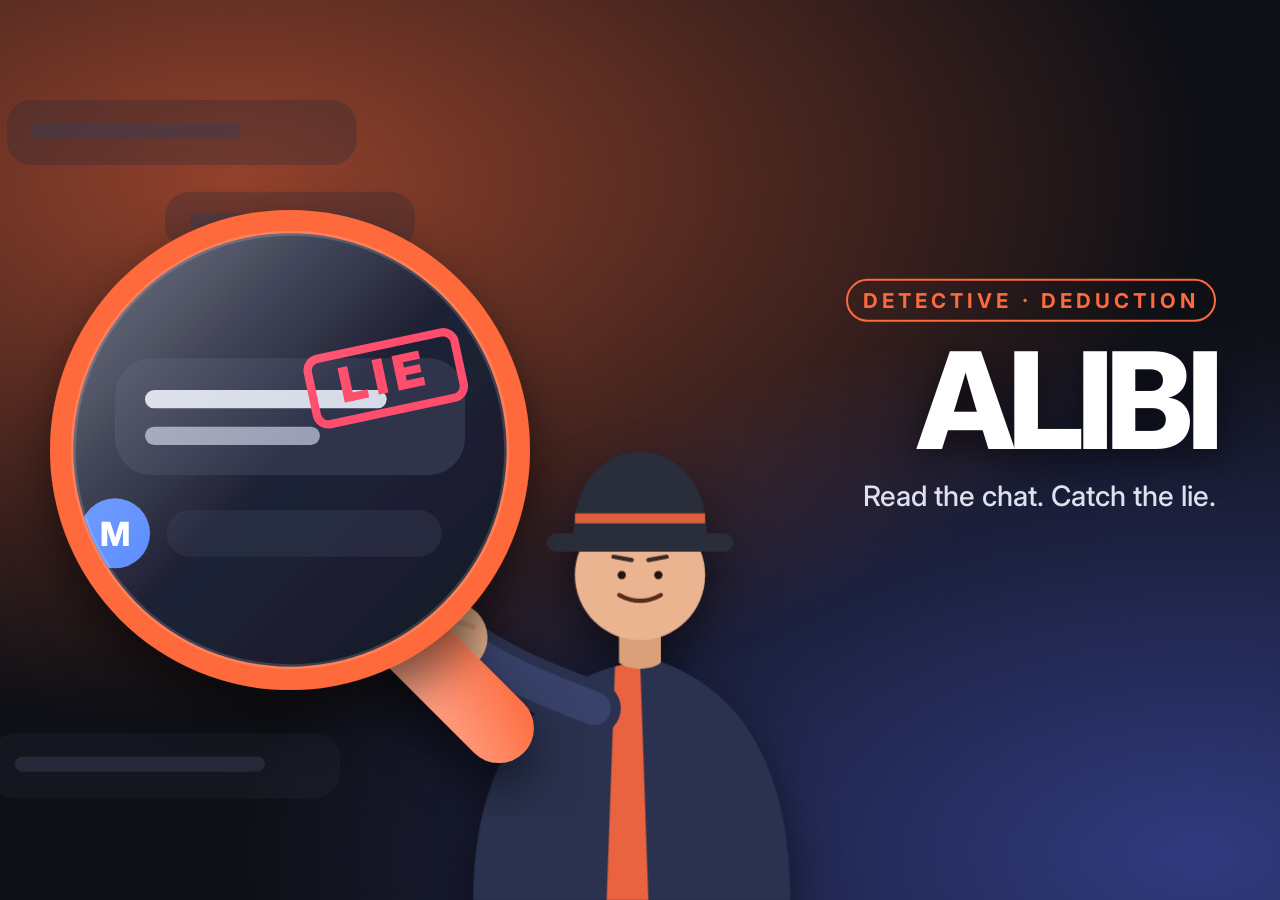
<file: games/alibi/store/cover-src.html>
<!doctype html><html><head><meta charset="utf-8">
<link rel="stylesheet" href="https://fonts.googleapis.com/css2?family=Inter:wght@500;700;800;900&display=swap">
<style>
html,body{margin:0;width:100vw;height:100vh;overflow:hidden;background:#0f1016;font-family:'Inter',sans-serif}
svg{position:absolute;inset:0;width:100%;height:100%}
.box{position:absolute;right:5%;top:44%;transform:translateY(-50%);text-align:right;width:40%}
.badge{display:inline-block;font-size:var(--es);font-weight:700;letter-spacing:.2em;color:#ff6a3d;border:.3vmin solid #ff6a3d;padding:.8vmin 1.6vmin;border-radius:99px;margin-bottom:2vmin}
h1{margin:0;font-weight:800;font-size:var(--fs);line-height:.9;letter-spacing:-.05em;color:#fff;text-shadow:0 1vmin 4vmin rgba(0,0,0,.6)}
.sub{color:#dfe2ee;font-size:var(--ss);margin-top:2vmin;font-weight:500}
body.portrait .box{right:8%;left:8%;top:auto;bottom:6%;transform:none;text-align:left;width:auto}
body.icon .box{display:none}
</style></head><body>
<svg viewBox="0 0 1920 1080" preserveAspectRatio="xMidYMid slice" id="art">
 <defs>
  <radialGradient id="g1" cx="25%" cy="20%" r="60%"><stop offset="0" stop-color="#ff6a3d" stop-opacity=".55"/><stop offset="1" stop-color="#ff6a3d" stop-opacity="0"/></radialGradient>
  <radialGradient id="g2" cx="85%" cy="95%" r="60%"><stop offset="0" stop-color="#5a6eff" stop-opacity=".45"/><stop offset="1" stop-color="#5a6eff" stop-opacity="0"/></radialGradient>
  <linearGradient id="lens" x1="0" y1="0" x2="1" y2="1"><stop offset="0" stop-color="#2a2e45"/><stop offset="1" stop-color="#151827"/></linearGradient>
  <linearGradient id="shine" x1="0" y1="0" x2="1" y2="1"><stop offset="0" stop-color="#fff" stop-opacity=".35"/><stop offset=".5" stop-color="#fff" stop-opacity="0"/></linearGradient>
  <linearGradient id="handle" x1="0" y1="0" x2="1" y2="1"><stop offset="0" stop-color="#ffb199"/><stop offset="1" stop-color="#ff6a3d"/></linearGradient>
  <filter id="sh" x="-20%" y="-20%" width="140%" height="140%"><feDropShadow dx="0" dy="30" stdDeviation="30" flood-color="#000" flood-opacity=".55"/></filter>
  <clipPath id="lensClip"><circle cx="540" cy="540" r="260"/></clipPath>
 </defs>
 <rect width="1920" height="1080" fill="#0f1016"/><rect width="1920" height="1080" fill="url(#g1)"/><rect width="1920" height="1080" fill="url(#g2)"/>
 <g opacity=".3" fill="#262938"><rect x="200" y="120" width="420" height="78" rx="30"/><rect x="390" y="230" width="300" height="70" rx="30"/><rect x="180" y="880" width="420" height="78" rx="30"/></g>
 <g opacity=".45" fill="#3a3e55"><rect x="230" y="148" width="250" height="18" rx="9"/><rect x="420" y="256" width="200" height="18" rx="9"/><rect x="210" y="908" width="300" height="18" rx="9"/></g>
 <!-- the detective: coat, head, hat, arm to the handle -->
 <g filter="url(#sh)">
  <path d="M760 1080c0-150 60-250 170-280l40-10c110 30 170 130 170 290z" fill="#2b3350"/><path d="M930 800l30-8 10 288h-50z" fill="#ff6a3d" opacity=".9"/>
  
  <path d="M935 735h50v60c-10 10-40 10-50 0z" fill="#d9a07a"/>
  <circle cx="960" cy="690" r="78" fill="#e9b48f"/>
  <path d="M880 640c0-60 36-98 80-98s80 38 80 98v10H880z" fill="#2a2d3a"/><rect x="848" y="640" width="224" height="22" rx="11" fill="#2a2d3a"/><rect x="882" y="616" width="156" height="12" fill="#ff6a3d" opacity=".85"/>
  <path d="M935 714q25 14 50 0" stroke="#5a2a1a" stroke-width="5" fill="none" stroke-linecap="round"/>
  <circle cx="938" cy="690" r="5" fill="#23170f"/><circle cx="982" cy="690" r="5" fill="#23170f"/>
  <path d="M928 668l22 4M970 672l22-4" stroke="#3a2a22" stroke-width="5" stroke-linecap="round"/>
  <path d="M905 850c-50-20-110-40-170-85" stroke="#2b3350" stroke-width="64" stroke-linecap="round" fill="none"/><path d="M905 850c-50-20-110-40-170-85" stroke="#39436a" stroke-width="40" stroke-linecap="round" fill="none"/>
  <circle cx="735" cy="765" r="42" fill="#e9b48f"/><path d="M712 752q24-10 48 0" stroke="#d9a07a" stroke-width="6" fill="none" stroke-linecap="round"/>
 </g>
 <g filter="url(#sh)"><rect x="690" y="690" width="84" height="250" rx="42" transform="rotate(-45 732 815)" fill="url(#handle)"/></g>
 <g filter="url(#sh)"><circle cx="540" cy="540" r="288" fill="#ff6a3d"/><circle cx="540" cy="540" r="260" fill="url(#lens)"/></g>
 <g clip-path="url(#lensClip)">
  <rect x="330" y="430" width="420" height="140" rx="44" fill="#30344a"/>
  <rect x="366" y="468" width="290" height="22" rx="11" fill="#d7dbe8"/><rect x="366" y="512" width="210" height="22" rx="11" fill="#9aa0b4"/>
  <circle cx="330" cy="640" r="42" fill="#5b8cff"/><text x="330" y="655" text-anchor="middle" font-family="Inter" font-weight="800" font-size="40" fill="#fff">M</text>
  <rect x="392" y="612" width="330" height="56" rx="28" fill="#30344a" opacity=".6"/>
  <g transform="rotate(-12 650 455)"><rect x="565" y="415" width="180" height="80" rx="14" fill="none" stroke="#ff4d6d" stroke-width="10"/><text x="655" y="473" text-anchor="middle" font-family="Inter" font-weight="900" font-size="58" letter-spacing="8" fill="#ff4d6d">LIE</text></g>
 </g>
 <circle cx="540" cy="540" r="260" fill="url(#shine)"/>
 <circle cx="540" cy="540" r="260" fill="none" stroke="#fff" stroke-opacity=".15" stroke-width="6"/>
</svg>
<div class="box"><div class="badge">DETECTIVE · DEDUCTION</div><h1 id="h">ALIBI</h1><div class="sub" id="s">Read the chat. Catch the lie.</div></div>
<script>const q=new URLSearchParams(location.search), m=Math.min(innerWidth, innerHeight*1.5), r=document.documentElement.style;
r.setProperty('--fs',(m*.105)+'px'); r.setProperty('--ss',(m*.022)+'px'); r.setProperty('--es',(m*.016)+'px');
const art=document.getElementById('art');
if (innerHeight > innerWidth) { document.body.classList.add('portrait'); art.setAttribute('viewBox','230 200 900 880'); }
if (q.get('icon')) { document.body.classList.add('icon'); art.setAttribute('viewBox','250 250 620 620'); }
if (q.get('ko')) { document.getElementById('h').textContent='알리바이'; document.getElementById('s').textContent='채팅을 읽고, 증거와 대조하고, 거짓말을 잡아라.'; }</script></body></html>
</file>
<file: style.css>
/* Layout: full-bleed canvas world; thin HUD pinned to the edges; menus are glass panels floating over the live starfield. */
:root{
  --void:#070614;          /* deep space */
  --deep:#141033;          /* panel fill */
  --ink:#ece9ff;           /* primary text */
  --dim:#9d96cc;           /* secondary text */
  --ice:#7ef0ff;           /* player, friendly */
  --rose:#ff4fa3;          /* hostiles */
  --amber:#ffc24a;         /* experience, rewards, stardust */
  --mint:#5affb4;          /* hull, healing */
  --line:rgba(158,140,255,.24);
  --card:linear-gradient(180deg,rgba(32,26,74,.92),rgba(16,13,40,.92));
  --f-display:'Black Han Sans','Noto Sans KR',system-ui,sans-serif;
  --f-body:'Noto Sans KR',system-ui,-apple-system,sans-serif;
  --f-num:'Chakra Petch',ui-monospace,SFMono-Regular,Menlo,monospace;
  color-scheme:dark;
}
*{box-sizing:border-box}
html,body{height:100%;margin:0;overflow:hidden;background:var(--void);color:var(--ink);font-family:var(--f-body);-webkit-tap-highlight-color:transparent;user-select:none;-webkit-user-select:none}
[hidden]{display:none!important}
canvas#c{position:fixed;inset:0;display:block;touch-action:none}
button{font:inherit;color:inherit;cursor:pointer}
button:focus-visible,.tab:focus-visible,input:focus-visible+span{outline:2px solid var(--ice);outline-offset:3px}
button:disabled{cursor:not-allowed}

/* ---------- HUD ---------- */
#hud{position:fixed;inset:0;pointer-events:none;font-family:var(--f-num)}
.xpbar{position:absolute;left:0;right:0;top:0;height:calc(5px + env(safe-area-inset-top,0px));background:rgba(255,194,74,.12)}
.xpbar i{position:absolute;left:0;bottom:0;height:5px;width:0;background:var(--amber);box-shadow:0 0 12px var(--amber);transition:width .12s linear}
.hud-top{position:absolute;left:0;right:0;top:calc(14px + env(safe-area-inset-top,0px));padding-left:max(16px,env(safe-area-inset-left,0px));padding-right:max(16px,env(safe-area-inset-right,0px));display:grid;grid-template-columns:1fr auto 1fr;align-items:center;gap:12px}
.hp{display:flex;align-items:center;gap:8px;min-width:0}
.hp .lbl,.stat .lbl{font-size:11px;letter-spacing:.16em;color:var(--dim)}
.hpbar{position:relative;width:min(160px,26vw);height:8px;border:1px solid rgba(90,255,180,.45);border-radius:2px;overflow:hidden}
.hpbar i{position:absolute;inset:0 auto 0 0;width:100%;background:var(--mint);box-shadow:0 0 10px var(--mint);transition:width .15s}
#hptext{font-size:13px;font-variant-numeric:tabular-nums;color:var(--mint)}
.clock{text-align:center}
.timer{font-size:clamp(22px,4vw,30px);font-weight:700;letter-spacing:.06em;font-variant-numeric:tabular-nums;text-shadow:0 0 14px rgba(126,240,255,.5);line-height:1.1}
.sub-timer{font-family:var(--f-body);font-size:11px;letter-spacing:.06em;color:var(--dim);margin-top:2px;white-space:nowrap}
.right{display:flex;justify-content:flex-end;align-items:center;gap:14px;font-size:13px;font-variant-numeric:tabular-nums}
.stat{display:flex;align-items:baseline;gap:6px}
.stat b{font-size:15px}
.iconbtn{pointer-events:auto;width:34px;height:34px;border:1px solid var(--line);background:rgba(20,16,51,.6);border-radius:8px;font-family:var(--f-num);font-size:13px;font-weight:700;display:grid;place-items:center}
.iconbtn[aria-pressed="true"]{color:var(--dim);text-decoration:line-through}
#bossbar{position:absolute;left:50%;transform:translateX(-50%);top:calc(70px + env(safe-area-inset-top,0px));width:min(520px,calc(100% - 32px));text-align:center}
#bossbar span{font-family:var(--f-display);font-size:15px;letter-spacing:.08em;color:var(--rose);text-shadow:0 0 12px var(--rose)}
.bb{margin-top:6px;height:7px;border:1px solid rgba(255,79,163,.5);border-radius:2px;overflow:hidden;position:relative}
.bb i{position:absolute;inset:0 auto 0 0;width:100%;background:linear-gradient(90deg,#ff3355,var(--rose));box-shadow:0 0 12px var(--rose)}
#loadout{position:absolute;left:max(16px,env(safe-area-inset-left,0px));bottom:calc(14px + env(safe-area-inset-bottom,0px));right:max(16px,env(safe-area-inset-right,0px));display:flex;flex-wrap:wrap;gap:6px;font-family:var(--f-body);font-size:12px}
#loadout span{padding:3px 8px;border:1px solid var(--line);border-radius:4px;background:rgba(20,16,51,.55);color:var(--dim)}
#loadout span.w{border-color:rgba(126,240,255,.35);color:var(--ink)}
#loadout span b{color:var(--ice);font-family:var(--f-num);margin-left:5px}
#loadout span.e,.build span.e{border-color:rgba(255,138,240,.6);color:#ffd6fa}
#loadout span.e b,.build span.e b{color:#ff8af0}
@media (max-width:560px){.hp .lbl{display:none}.hpbar{width:22vw;min-width:64px}.right{gap:8px}.hud-top{gap:8px}#loadout{font-size:11px}.stat b{font-size:13px}.stat-kills{display:none!important}}

#banner{position:fixed;left:0;right:0;top:30%;text-align:center;pointer-events:none;font-family:var(--f-display);font-size:clamp(26px,6vw,46px);letter-spacing:.04em;padding-left:max(16px,env(safe-area-inset-left,0px));padding-right:max(16px,env(safe-area-inset-right,0px));animation:pulse .5s ease-in-out infinite alternate}
#banner.warn{color:var(--rose);text-shadow:0 0 24px var(--rose)}
#banner.info{color:var(--amber);text-shadow:0 0 24px var(--amber)}
#banner small{display:block;font-family:var(--f-body);font-size:14px;letter-spacing:.1em;color:var(--ink);opacity:.8;margin-top:6px}
@keyframes pulse{from{opacity:1}to{opacity:.55}}

#tip{position:fixed;left:50%;transform:translateX(-50%);bottom:calc(64px + env(safe-area-inset-bottom,0px));width:max-content;max-width:calc(100% - 32px);pointer-events:none;padding:12px 18px;border:1px solid rgba(126,240,255,.5);border-radius:10px;background:rgba(14,18,44,.9);box-shadow:0 0 30px -6px rgba(126,240,255,.5);font-size:15px;line-height:1.5;text-align:center}
#tip b{color:var(--ice)}
#tip .step{display:block;font-family:var(--f-num);font-size:11px;letter-spacing:.2em;color:var(--dim);margin-bottom:2px}

#toasts{position:fixed;right:max(16px,env(safe-area-inset-right,0px));top:calc(64px + env(safe-area-inset-top,0px));display:flex;flex-direction:column;gap:8px;pointer-events:none;z-index:20}
.toast{min-width:220px;max-width:300px;padding:10px 14px;border:1px solid rgba(255,194,74,.55);border-radius:8px;background:rgba(26,20,48,.94);box-shadow:0 8px 30px -10px rgba(255,194,74,.6);animation:toastIn .35s ease-out}
.toast .k{font-family:var(--f-num);font-size:10px;letter-spacing:.22em;color:var(--amber)}
.toast b{display:block;font-size:15px;margin-top:2px}
.toast span{font-size:12px;color:var(--dim)}
@keyframes toastIn{from{transform:translateX(30px);opacity:0}to{transform:none;opacity:1}}

/* ---------- Screens ---------- */
.screen{position:fixed;inset:0;display:flex;align-items:flex-start;justify-content:center;overflow-y:auto;-webkit-overflow-scrolling:touch;padding-block:calc(28px + env(safe-area-inset-top,0px)) calc(28px + env(safe-area-inset-bottom,0px));padding-left:max(16px,env(safe-area-inset-left,0px));padding-right:max(16px,env(safe-area-inset-right,0px));background:radial-gradient(ellipse at center,rgba(7,6,20,.62),rgba(7,6,20,.92))}
.panel{width:100%;max-width:760px;margin:auto;display:flex;flex-direction:column;gap:20px}
.panel.wide{max-width:1000px}
.eyebrow{font-family:var(--f-num);font-size:12px;letter-spacing:.32em;color:var(--ice);text-transform:uppercase}
h2{margin:0;font-family:var(--f-display);font-weight:400;font-size:clamp(38px,8vw,60px);line-height:1;text-wrap:balance}
h2.gold{color:var(--amber);text-shadow:0 0 28px rgba(255,194,74,.45)}
h3.section{margin:6px 0 -6px;font-size:13px;font-weight:700;letter-spacing:.2em;color:var(--dim)}
.head-row{display:flex;justify-content:space-between;align-items:flex-end;gap:16px;flex-wrap:wrap}
.btn{border:1px solid var(--ice);background:rgba(126,240,255,.08);padding:12px 22px;border-radius:6px;font-weight:700;font-size:15px;letter-spacing:.03em;color:var(--ink);transition:background .15s,box-shadow .15s,color .15s}
.btn.big{padding:14px 28px;font-size:17px}
.btn:hover:not(:disabled){background:rgba(126,240,255,.18);box-shadow:0 0 22px rgba(126,240,255,.3)}
.btn.ghost{border-color:var(--line);background:transparent;color:var(--dim)}
.btn.ghost:hover:not(:disabled){color:var(--ink);box-shadow:none;background:rgba(158,140,255,.08)}
.btn.gold{border-color:var(--amber);background:rgba(255,194,74,.1)}
.btn.gold:hover:not(:disabled){background:rgba(255,194,74,.2);box-shadow:0 0 22px rgba(255,194,74,.3)}
.btn:disabled{opacity:.4}
.danger-btn{border-color:#ff3355;background:rgba(255,51,85,.12);color:#ffd0da}
.btn kbd{font-family:var(--f-num);font-size:12px;opacity:.6;margin-left:8px}
.row{display:flex;flex-wrap:wrap;gap:12px;align-items:center}
.hint{font-size:13px;color:var(--dim)}
.sub{margin:6px 0 0;color:var(--dim);font-size:15px;line-height:1.6;max-width:44em}
.dust{font-family:var(--f-num);font-weight:700;font-size:18px;color:var(--amber);display:inline-flex;align-items:center;gap:8px;font-variant-numeric:tabular-nums}
.dust::before{content:"";width:12px;height:12px;background:var(--amber);transform:rotate(45deg);box-shadow:0 0 10px var(--amber)}
.dust-line{display:flex;justify-content:flex-end}

/* title */
#title .panel{max-width:660px}
.logo{display:flex;flex-direction:column;gap:2px}
.logo h1{margin:0;font-family:var(--f-display);font-weight:400;font-size:clamp(76px,19vw,150px);line-height:.92;letter-spacing:-.01em;background:linear-gradient(180deg,#fff 10%,var(--ice) 55%,#5b6bff 100%);-webkit-background-clip:text;background-clip:text;color:transparent;filter:drop-shadow(0 0 26px rgba(126,240,255,.35))}
.logo .en{font-family:var(--f-num);font-weight:700;font-size:clamp(13px,2.6vw,17px);letter-spacing:.62em;color:var(--dim)}
.lede{margin:0;font-size:17px;line-height:1.7;max-width:34em}
.lede em{font-style:normal;color:var(--amber)}
.menu{display:flex;flex-wrap:wrap;gap:10px}
.controls{display:grid;grid-template-columns:repeat(4,minmax(0,1fr));gap:10px 18px;font-size:13px;color:var(--dim)}
.controls div{display:flex;flex-direction:column;gap:3px;border-left:1px solid var(--line);padding-left:10px}
.controls b{color:var(--ink);font-family:var(--f-num);letter-spacing:.04em;font-size:14px}

/* selectable cards (stages, ships) */
.stage-list{display:grid;grid-template-columns:repeat(4,minmax(0,1fr));gap:12px}
.ship-list{display:grid;grid-template-columns:repeat(5,minmax(0,1fr));gap:12px}
@media (max-width:860px){.stage-list{grid-template-columns:repeat(2,minmax(0,1fr))}.ship-list{grid-template-columns:repeat(3,minmax(0,1fr))}}
@media (max-width:520px){.stage-list{grid-template-columns:1fr}.ship-list{grid-template-columns:repeat(2,minmax(0,1fr))}.controls{grid-template-columns:repeat(2,minmax(0,1fr))}}
.pick{position:relative;text-align:left;display:flex;flex-direction:column;gap:8px;padding:16px;min-width:0;border:1px solid var(--line);border-radius:10px;background:var(--card);transition:border-color .12s,box-shadow .12s,transform .12s}
.pick:hover:not(:disabled){border-color:var(--c,var(--ice));transform:translateY(-2px)}
.pick[aria-pressed="true"]{border-color:var(--c,var(--ice));box-shadow:0 0 0 1px var(--c,var(--ice)),0 10px 34px -10px var(--c,var(--ice))}
.pick.locked{opacity:.55}
.pick .en{font-family:var(--f-num);font-size:11px;letter-spacing:.2em;color:var(--c,var(--dim));padding-right:64px}
.pick h4{margin:0;font-size:18px;font-weight:900;line-height:1.3}
.pick p{margin:0;font-size:13px;line-height:1.55;color:var(--dim)}
.pick .meta{font-family:var(--f-num);font-size:12px;color:var(--dim);margin-top:auto}
.pick .meta b{color:var(--amber)}
.pick .tag{position:absolute;top:12px;right:12px;font-size:11px;font-weight:700;letter-spacing:.08em;padding:2px 7px;border-radius:3px;background:rgba(158,140,255,.16);color:var(--dim)}
.pick .tag.clear{background:var(--mint);color:var(--void)}
.pick canvas{width:64px;height:64px;align-self:flex-start}
.ship-stats{display:grid;grid-template-columns:auto 1fr;gap:2px 8px;font-size:12px;color:var(--dim);font-family:var(--f-num)}
.ship-stats b{color:var(--ink);font-weight:500}

/* tabs */
.tabs{display:flex;gap:4px;border-bottom:1px solid var(--line)}
.tab{border:0;background:transparent;padding:10px 16px;font-weight:700;font-size:15px;color:var(--dim);border-bottom:2px solid transparent;margin-bottom:-1px}
.tab[aria-selected="true"]{color:var(--ink);border-bottom-color:var(--ice)}

/* hangar meta rows */
.meta-list{display:grid;grid-template-columns:repeat(auto-fill,minmax(280px,1fr));gap:12px}
.meta-row{display:flex;flex-direction:column;gap:10px;padding:16px;border:1px solid var(--line);border-radius:10px;background:var(--card);min-width:0}
.meta-row .top{display:flex;justify-content:space-between;gap:8px;align-items:baseline}
.meta-row h4{margin:0;font-size:17px;font-weight:900}
.meta-row .lv{font-family:var(--f-num);font-size:12px;color:var(--dim)}
.meta-row p{margin:0;font-size:13px;color:var(--dim)}
.meta-row .btn{align-self:flex-start;padding:8px 14px;font-size:14px}
.pips{display:flex;gap:4px}
.pips i{width:16px;height:4px;border-radius:1px;background:rgba(158,140,255,.25)}
.pips i.on{background:var(--c,var(--amber));box-shadow:0 0 6px var(--c,var(--amber))}
.pips i.new{background:#fff;box-shadow:0 0 8px #fff}

/* level-up cards */
.cards{display:grid;grid-template-columns:repeat(3,minmax(0,1fr));gap:14px}
@media (max-width:640px){.cards{grid-template-columns:1fr}}
.card{position:relative;text-align:left;display:flex;flex-direction:column;gap:10px;padding:18px 18px 16px;min-width:0;border:1px solid var(--line);border-radius:10px;background:var(--card);transition:transform .12s,border-color .12s,box-shadow .12s}
.card:hover,.card:focus-visible{transform:translateY(-3px);border-color:var(--c,var(--ice));box-shadow:0 0 0 1px var(--c,var(--ice)),0 10px 34px -8px var(--c,var(--ice));outline:none}
.card .top{display:flex;justify-content:space-between;align-items:center;gap:8px}
.chip{font-size:11px;font-weight:700;letter-spacing:.12em;padding:3px 8px;border-radius:3px;color:var(--void);background:var(--c,var(--ice))}
.card .key{font-family:var(--f-num);font-size:12px;color:var(--dim)}
.card h3{margin:0;font-size:20px;font-weight:900;line-height:1.25}
.card p{margin:0;font-size:14px;line-height:1.6;color:var(--dim)}
.card .lv{font-family:var(--f-num);font-size:12px;color:var(--c,var(--ice));letter-spacing:.06em}
.card .pips i.on{background:var(--c);box-shadow:0 0 6px var(--c)}
.card.evo{border-color:var(--c);box-shadow:0 0 0 1px var(--c),0 0 40px -10px var(--c);background:linear-gradient(180deg,rgba(74,26,78,.94),rgba(30,13,44,.94))}
.card .evo-hint{font-size:12px;line-height:1.5;color:#ff8af0;border-top:1px dashed rgba(255,138,240,.35);padding-top:8px}

/* results + stats */
#over h2.win{color:var(--amber);text-shadow:0 0 28px rgba(255,194,74,.45)}
#over h2.lose{color:var(--rose);text-shadow:0 0 28px rgba(255,79,163,.45)}
.stats{display:grid;grid-template-columns:repeat(4,minmax(0,1fr));gap:1px;background:var(--line);border:1px solid var(--line);border-radius:8px;overflow:hidden}
@media (max-width:560px){.stats{grid-template-columns:repeat(2,minmax(0,1fr))}}
.stats div{background:rgba(16,13,40,.94);padding:14px 14px 12px;display:flex;flex-direction:column;gap:4px;min-width:0}
.stats span{font-size:12px;color:var(--dim);letter-spacing:.06em}
.stats b{font-family:var(--f-num);font-size:24px;font-variant-numeric:tabular-nums;overflow-wrap:anywhere}
.stats .rec{font-size:11px;color:var(--amber);letter-spacing:.1em;font-family:var(--f-num)}
.earn{display:flex;flex-wrap:wrap;gap:8px 18px;align-items:baseline;padding:14px 16px;border:1px solid rgba(255,194,74,.4);border-radius:8px;background:rgba(255,194,74,.06);font-size:13px;color:var(--dim)}
.earn .dust{font-size:22px}
.earn span b{color:var(--ink);font-family:var(--f-num)}
.new-ach{display:flex;flex-wrap:wrap;gap:8px}
.new-ach span{padding:6px 10px;border:1px solid rgba(255,194,74,.5);border-radius:6px;font-size:13px}
.new-ach span b{color:var(--amber)}
.build{display:flex;flex-wrap:wrap;gap:6px;font-size:13px}
.build span{padding:4px 9px;border:1px solid var(--line);border-radius:4px;color:var(--dim)}
.build span.w{border-color:rgba(126,240,255,.35);color:var(--ink)}
.build b{color:var(--ice);font-family:var(--f-num);margin-left:5px}

/* records */
.ach-count{font-family:var(--f-num);color:var(--dim);font-size:14px}
.ach-list{display:grid;grid-template-columns:repeat(auto-fill,minmax(230px,1fr));gap:10px}
.ach{display:flex;flex-direction:column;gap:4px;padding:12px 14px;border:1px solid var(--line);border-radius:8px;background:rgba(16,13,40,.7);min-width:0}
.ach b{font-size:15px}
.ach span{font-size:12px;color:var(--dim)}
.ach .r{font-family:var(--f-num);font-size:12px;color:var(--amber)}
.ach.done{border-color:rgba(255,194,74,.55);background:rgba(255,194,74,.06)}
.ach:not(.done) b{color:var(--dim)}
.codex{display:grid;grid-template-columns:repeat(auto-fill,minmax(200px,1fr));gap:10px}
.codex .ent{display:grid;grid-template-columns:56px 1fr;gap:10px;align-items:center;padding:10px;border:1px solid var(--line);border-radius:8px;background:rgba(16,13,40,.7);min-width:0}
.codex canvas{width:56px;height:56px}
.codex b{font-size:14px;display:block}
.codex span{font-size:12px;color:var(--dim);line-height:1.45;display:block}
.codex .unseen b,.codex .unseen span{color:#5c5785}
.codex span.recipe{color:#ff8af0}
.codex h4{grid-column:1/-1;margin:8px 0 0;font-size:13px;letter-spacing:.2em;color:var(--dim)}

/* settings */
.settings{display:flex;flex-direction:column;gap:12px}
.toggle{display:flex;align-items:center;gap:12px;font-size:16px;cursor:pointer}
.toggle input{width:20px;height:20px;accent-color:var(--ice)}
.danger{display:flex;flex-direction:column;gap:10px;padding:14px 16px;border:1px solid rgba(255,51,85,.35);border-radius:8px}
.danger p{margin:0;font-size:14px;color:var(--dim)}

@media (prefers-reduced-motion:reduce){#banner{animation:none}.card,.pick{transition:none}.toast{animation:none}}
@media (max-width:640px){#toasts{left:max(16px,env(safe-area-inset-left,0px));right:max(16px,env(safe-area-inset-right,0px));top:calc(104px + env(safe-area-inset-top,0px));bottom:auto;align-items:center}#toasts .toast{min-width:0;width:100%;max-width:360px;padding:8px 12px}#toasts .toast:not(:last-child){display:none}}
/* language picker in settings */
.toggle.lang{justify-content:space-between;flex-wrap:wrap}
.toggle select{font:inherit;font-size:15px;color:var(--ink);background:var(--deep);border:1px solid var(--line);border-radius:8px;padding:6px 10px}
/* rewarded-ad offers (portal builds only) */
#btnDouble{align-self:flex-start}
#lnkSupport{text-decoration:none;text-align:center}
/* the English logo is a longer word than 별표류 */
html:not([lang="ko"]) .logo h1{font-size:clamp(54px,14vw,112px)}
html:not([lang="ko"]) .logo .en{letter-spacing:.42em}
</file>
<file: games/alibi/style.css>
/* A phone is the stage. On wide screens it floats centered over a soft backdrop; on phones it is the screen. */
:root{
  --bg:#0f1016; --phone:#15161e; --card:#1d1f2a; --card-2:#262938;
  --ink:#f4f5fa; --dim:#9a9fb5; --line:rgba(255,255,255,.09);
  --accent:#ff6a3d; --accent-2:#ffb199; --ok:#3ddc97; --bad:#ff4d6d; --warn:#ffcf5a;
  --f:'Inter',system-ui,-apple-system,'Segoe UI','Apple SD Gothic Neo','Malgun Gothic','Noto Sans KR',sans-serif;
  color-scheme:dark;
}
*{box-sizing:border-box}
[hidden]{display:none!important}
html,body{height:100%;margin:0;background:var(--bg);color:var(--ink);font-family:var(--f);font-size:15px;line-height:1.45;overflow:hidden;-webkit-tap-highlight-color:transparent;user-select:none;-webkit-user-select:none}
body{background:radial-gradient(900px 600px at 20% 0%,rgba(255,106,61,.18),transparent 60%),radial-gradient(800px 600px at 90% 100%,rgba(90,110,255,.16),transparent 60%),var(--bg)}
button,input,select{font:inherit;color:inherit}
button{cursor:pointer;border:0;background:none;padding:0}
.muted{color:var(--dim);margin:0;font-size:13px}
.row{display:flex;gap:10px;align-items:center;flex-wrap:wrap}
.btn{padding:12px 18px;border-radius:14px;background:rgba(255,255,255,.07);border:1px solid var(--line);font-weight:600;transition:background .12s,transform .06s}
.btn:active{transform:scale(.98)}
.btn.primary{background:var(--accent);border-color:transparent;color:#fff;box-shadow:0 10px 26px rgba(255,106,61,.35)}
.btn.primary:disabled{background:rgba(255,255,255,.08);color:var(--dim);box-shadow:none}
.btn.ghost{background:transparent}
.btn.danger{background:rgba(255,77,109,.15);border-color:rgba(255,77,109,.5)}
.btn.big{padding:16px 22px;font-size:17px;border-radius:16px}
.btn.wide{width:100%}
.link{color:var(--accent-2);font-size:22px;font-weight:600;padding:6px 10px;line-height:1}
.badge{display:inline-block;font-size:11px;font-weight:700;letter-spacing:.16em;text-transform:uppercase;color:var(--accent);background:rgba(255,106,61,.12);padding:5px 10px;border-radius:999px}

/* phone frame */
#phone{position:fixed;left:50%;top:50%;transform:translate(-50%,-50%);width:min(430px,100vw);height:min(900px,calc(100vh - 24px));background:var(--phone);border-radius:40px;border:1px solid rgba(255,255,255,.12);box-shadow:0 40px 120px rgba(0,0,0,.6);overflow:hidden;display:flex;flex-direction:column}
.status{height:44px;flex:none;display:flex;justify-content:space-between;align-items:center;padding:0 26px;font-size:13px;font-weight:600}
.pills{display:flex;gap:4px}.pills i{width:12px;height:8px;border-radius:2px;background:#fff;opacity:.9}.pills i:nth-child(2){width:8px}
.screen{flex:1;display:flex;flex-direction:column;min-height:0;position:relative}
.hero{flex:1;display:flex;flex-direction:column;justify-content:center;gap:14px;padding:28px 28px 40px}
.hero h1{margin:0;font-size:72px;font-weight:800;letter-spacing:-.04em;line-height:.95}
.hero h2{margin:0;font-size:34px;font-weight:800;letter-spacing:-.03em}
.lede{margin:0;color:var(--dim);font-size:15px;white-space:pre-line}
.top{height:54px;flex:none;display:flex;align-items:center;gap:6px;padding:0 8px;border-bottom:1px solid var(--line)}
.top b{flex:1;text-align:center;font-size:15px}
.top .tt{flex:1;display:flex;flex-direction:column;align-items:center;line-height:1.15}
.top .tt b{font-size:15px}.top .tt span{font-size:11px;color:var(--dim)}

/* case list */
.cases{flex:1;overflow:auto;padding:14px;display:flex;flex-direction:column;gap:10px}
.case-card{text-align:left;padding:14px 16px;border-radius:18px;background:var(--card);border:1px solid var(--line);display:grid;grid-template-columns:44px 1fr auto;gap:12px;align-items:center}
.case-card .no{width:44px;height:44px;border-radius:14px;background:var(--card-2);display:grid;place-items:center;font-weight:800;color:var(--accent-2)}
.case-card b{display:block;font-size:15px}
.case-card span{display:block;font-size:12px;color:var(--dim)}
.case-card .st{font-size:14px;color:var(--warn);letter-spacing:.05em;white-space:nowrap}
.case-card.locked{opacity:.45}
.case-card.locked .no{color:var(--dim)}

/* case */
.meter{display:flex;justify-content:space-between;align-items:center;gap:8px;padding:8px 16px 0;font-size:12px;font-weight:600;color:var(--dim)}
.meter .btn{padding:5px 9px;font-size:12px;border-radius:10px;white-space:nowrap}
#strikeMeter{letter-spacing:.1em}
#strikeMeter b{color:var(--bad)}
.tabs{display:grid;grid-template-columns:repeat(3,1fr);padding:8px 12px 0;gap:6px}
.tabs button{padding:9px 0;border-radius:10px;font-size:13px;font-weight:600;color:var(--dim);background:rgba(255,255,255,.04)}
.tabs button[aria-selected=true]{background:var(--card-2);color:var(--ink)}
.pane{flex:1;overflow:auto;padding:12px 12px 90px;overscroll-behavior:contain}
/* the chat pane must have no top padding: the coach banner is sticky
   (top:0) and sticks at the content-box top, but the pane clips scrolled
   content only at its border-box top — with 12–14px of top padding there
   was a strip where scrolled messages showed through above the banner
   (seen after resuming case 1, coach step 4, wide layout). With no top
   padding the banner sticks flush at the pane's top edge and covers the
   strip. The spacing the padding gave is now the brief's top margin. */
#paneChat{padding-top:0}
.msg{display:grid;grid-template-columns:34px 1fr;gap:8px;margin:0 0 10px;text-align:left;width:100%}
.msg .av{width:34px;height:34px;border-radius:50%;display:grid;place-items:center;font-weight:700;font-size:13px;color:#fff;margin-top:14px}
.msg .b{position:relative}
.msg .who{font-size:11px;color:var(--dim);margin:0 0 3px 4px}
.msg .who span{margin-left:6px;opacity:.7}
.msg .bub{display:inline-block;max-width:100%;padding:9px 13px;border-radius:16px;border-top-left-radius:6px;background:var(--card-2);font-size:14px;line-height:1.4;border:1.5px solid transparent;transition:border-color .15s,background .15s}
.msg.sel .bub{border-color:var(--accent)}
.msg.lie .bub{border-color:var(--ok);background:rgba(61,220,151,.12)}
.msg.lie .bub::before{content:"✓ ";color:var(--ok);font-weight:700}
.msg.wrong .bub{animation:shake .35s;border-color:var(--bad)}
@keyframes shake{25%{transform:translateX(-5px)}50%{transform:translateX(5px)}75%{transform:translateX(-3px)}}
.msg .why{margin:6px 0 0 4px;font-size:12px;color:var(--ok);line-height:1.4}
.fact{display:grid;grid-template-columns:34px 1fr;gap:10px;padding:12px 12px;border-radius:14px;background:var(--card);border:1px solid var(--line);margin-bottom:8px;font-size:14px;line-height:1.45}
.fact .ic{font-size:22px;line-height:1}
.sus{display:grid;grid-template-columns:44px 1fr;gap:12px;padding:12px;border-radius:14px;background:var(--card);border:1px solid var(--line);margin-bottom:8px;align-items:center}
.sus .av{width:44px;height:44px;border-radius:50%;display:grid;place-items:center;font-weight:700;color:#fff}
.sus b{display:block}.sus span{font-size:12px;color:var(--dim)}
.sus .lies{font-size:12px;color:var(--ok);margin-top:2px}
.bottom{position:absolute;left:0;right:0;bottom:0;padding:12px 14px calc(14px + env(safe-area-inset-bottom,0px));background:linear-gradient(180deg,transparent,var(--phone) 40%)}
.intro-note{font-size:13px;color:var(--dim);padding:0 4px 10px;line-height:1.45}

/* bottom sheet (mark / accuse) */
.sheet{position:absolute;inset:0;background:rgba(0,0,0,.45);display:flex;align-items:flex-end;z-index:5}
.sheet-card{width:100%;background:var(--card);border-radius:24px 24px 0 0;padding:18px 18px calc(18px + env(safe-area-inset-bottom,0px));display:flex;flex-direction:column;gap:10px;animation:up .2s ease-out}
@keyframes up{from{transform:translateY(30px);opacity:0}}
.sheet-card h3{margin:0;font-size:16px}
.sheet-card .quote{font-size:14px;color:var(--dim);padding:10px 12px;border-left:3px solid var(--accent);background:rgba(255,255,255,.04);border-radius:0 10px 10px 0}
.pick{display:grid;grid-template-columns:40px 1fr;gap:10px;align-items:center;text-align:left;padding:10px;border-radius:12px;background:var(--card-2);border:1px solid var(--line)}
.pick .av{width:40px;height:40px;border-radius:50%;display:grid;place-items:center;font-weight:700;color:#fff}
.pick b{display:block}.pick span{font-size:12px;color:var(--dim)}

/* result */
.stars{font-size:40px;letter-spacing:.1em;color:var(--warn)}
.stars .off{color:rgba(255,255,255,.15)}

/* modals and toasts */
.modal{position:fixed;inset:0;display:grid;place-items:center;background:rgba(3,4,10,.6);backdrop-filter:blur(6px);padding:16px;z-index:20}
.card{width:100%;max-width:400px;padding:22px;border-radius:22px;background:var(--card);border:1px solid var(--line);display:flex;flex-direction:column;gap:12px;box-shadow:0 30px 80px rgba(0,0,0,.5)}
.card h2{margin:0;font-size:22px;letter-spacing:-.02em}
.card p{margin:0;line-height:1.55}
.card .tip{font-size:13px;color:var(--accent-2);background:rgba(255,106,61,.1);padding:10px 12px;border-radius:12px}
.opt{display:flex;justify-content:space-between;align-items:center;gap:12px}
.opt input[type=checkbox]{width:20px;height:20px;accent-color:var(--accent)}
.opt select{background:var(--bg);border:1px solid var(--line);border-radius:8px;padding:6px 8px}
.danger-zone{border-top:1px solid var(--line);padding-top:12px;display:flex;flex-direction:column;gap:10px}
/* toasts sit above the bottom bar, never over the case title — they used to
   cover the case header for the 2.6 s they were up. They are positioned
   inside the phone frame (absolute), not the viewport (fixed): on a wide
   screen the frame floats centered, so a viewport-fixed toast sat lower
   than intended and covered the right side of the Accuse button. */
#toasts{position:absolute;bottom:calc(86px + env(safe-area-inset-bottom,0px));left:50%;transform:translateX(-50%);display:flex;flex-direction:column;gap:6px;z-index:30;pointer-events:none;width:min(360px,calc(100% - 28px))}
.toast{padding:10px 14px;border-radius:14px;background:var(--card-2);border:1px solid var(--line);font-size:13px;text-align:center;animation:up .2s}
.toast.ok{border-color:rgba(61,220,151,.5)}.toast.bad{border-color:rgba(255,77,109,.5)}

@media (max-width:480px){#phone{width:100vw;height:100vh;border-radius:0;border:0;transform:none;left:0;top:0}}
@media (max-width:480px){.status{padding-top:env(safe-area-inset-top,0px);height:calc(44px + env(safe-area-inset-top,0px))}}

/* daily card, claims, result meta */
.daily{text-align:left;padding:16px;border-radius:20px;background:linear-gradient(135deg,rgba(255,106,61,.25),rgba(90,110,255,.18));border:1px solid rgba(255,106,61,.4);display:flex;flex-direction:column;gap:4px;margin-bottom:4px}
.daily .badge{align-self:flex-start;margin-bottom:4px}
.daily b{font-size:17px}.daily span{font-size:12px;color:var(--dim)}
.daily .streak{font-size:12px;color:var(--warn);font-weight:600}
.claims{margin:8px 0 0;padding:0;list-style:none;display:flex;flex-direction:column;gap:4px}
.claims li{font-size:12px;color:var(--dim);padding:6px 9px;border-radius:8px;background:rgba(255,255,255,.04);border-left:2px solid transparent}
.claims li.lie{color:var(--ok);border-left-color:var(--ok)}
.sus{grid-template-columns:44px 1fr;align-items:start}
.res-meta{display:flex;gap:8px;flex-wrap:wrap}
.res-meta span{font-size:12px;color:var(--dim);background:rgba(255,255,255,.05);padding:6px 10px;border-radius:999px}
#timeMeter{font-variant-numeric:tabular-nums}

/* feedback: a stamp when a lie is found, stars rolling in, a pulse on what the guide points at */
.msg.lie.just .bub{animation:stampIn .45s cubic-bezier(.2,1.4,.4,1)}
@keyframes stampIn{0%{transform:scale(1.06);background:rgba(61,220,151,.4)}100%{transform:none}}
.msg.lie.just .b::after{content:"LIE";position:absolute;right:-6px;top:12px;padding:3px 8px;border-radius:6px;background:var(--ok);color:#06301f;font-size:11px;font-weight:800;letter-spacing:.14em;transform:rotate(8deg);animation:stampDrop .5s cubic-bezier(.2,1.6,.4,1)}
@keyframes stampDrop{0%{transform:rotate(-20deg) scale(2.2);opacity:0}60%{opacity:1}100%{transform:rotate(8deg) scale(1)}}
.stars span{display:inline-block;animation:starIn .5s cubic-bezier(.2,1.5,.4,1) both}
.stars span:nth-child(2){animation-delay:.15s}.stars span:nth-child(3){animation-delay:.3s}
@keyframes starIn{from{transform:scale(0) rotate(-40deg);opacity:0}}
#resBadge{animation:badgeIn .4s ease-out both}
@keyframes badgeIn{from{transform:translateY(-10px);opacity:0}}
.pulse{position:relative;animation:pulse 1.1s ease-in-out infinite}
@keyframes pulse{0%,100%{box-shadow:0 0 0 0 rgba(255,106,61,.55)}50%{box-shadow:0 0 0 8px rgba(255,106,61,0)}}
.msg.pulse{animation:none}
.msg.pulse .bub{border-color:var(--accent);animation:pulse 1.1s ease-in-out infinite}
.coach{position:sticky;top:0;margin:0 0 10px;padding:10px 12px;border-radius:12px;background:var(--accent);color:#fff;font-size:13px;line-height:1.4;box-shadow:0 8px 24px rgba(255,106,61,.35);animation:up .25s ease-out;z-index:4}
.coach b{font-weight:800}

/* case brief pinned at the top of the chat; evidence pick in the sheet */
.brief{padding:12px 14px;border-radius:14px;background:rgba(255,106,61,.1);border:1px solid rgba(255,106,61,.35);font-size:13px;line-height:1.5;margin:12px 0 12px}
.brief b{display:block;color:var(--accent);font-size:11px;letter-spacing:.14em;text-transform:uppercase;margin-bottom:4px}
.brief.closed{white-space:nowrap;overflow:hidden;text-overflow:ellipsis;cursor:pointer}
.brief.closed b{display:inline;margin-right:6px}
@media (max-height:560px){.brief{display:none}}
.pane-title{display:none;margin:0 0 8px 2px;font-size:12px;letter-spacing:.12em;text-transform:uppercase;color:var(--dim)}
.evpick{display:grid;grid-template-columns:30px 1fr;gap:10px;align-items:start;text-align:left;padding:10px 12px;border-radius:12px;background:var(--card-2);border:1px solid var(--line);font-size:13px;line-height:1.4}
.evpick:hover{border-color:var(--accent)}
.evpick.tried{opacity:.45}
.evpick:disabled{cursor:default}
.evpick .tried-tag{color:var(--dim);font-size:12px}
.evpick .ic{font-size:20px;line-height:1}
.sheet-card .list{display:flex;flex-direction:column;gap:6px;max-height:48vh;overflow:auto}
.cases.wide{display:grid;grid-template-columns:1fr 1fr;align-content:start}
.cases.wide .daily{grid-column:1/-1}

/* ---- landscape desktop: no phone frame; chat left, evidence and suspects right ---- */
@media (min-width:760px) and (min-aspect-ratio:1/1){
  #phone{width:min(1320px,100vw - 24px);height:min(860px,100vh - 24px);border-radius:28px}
  .status{display:none}
  .hero{max-width:640px;margin:0 auto;align-items:flex-start}
  .cases{max-width:860px;width:100%;margin:0 auto;display:grid;grid-template-columns:1fr 1fr;align-content:start;gap:10px}
  .cases .daily{grid-column:1/-1}
  #case{display:grid;grid-template-columns:minmax(0,1.15fr) minmax(0,.85fr);grid-template-rows:auto auto minmax(0,1fr) minmax(0,1fr) auto;column-gap:0}
  #case .top{grid-column:1/-1}
  #case .meter{grid-column:1/-1;padding-top:10px}
  #case .tabs{display:none}
  #paneChat{grid-column:1;grid-row:3/5;padding:0 16px 90px;border-right:1px solid var(--line)}
  #paneEvidence{grid-column:2;grid-row:3;padding:14px 16px 8px}
  #paneSuspects{grid-column:2;grid-row:4;padding:8px 16px 90px;border-top:1px solid var(--line)}
  .pane.side[hidden]{display:block!important}
  .pane-title{display:block}
  #case .bottom{grid-column:1;grid-row:5;position:static;padding:10px 16px 16px;background:none}
  #case{grid-template-rows:auto auto minmax(0,1fr) minmax(0,1fr) auto}
  .res-head{flex-direction:row}
  .msg{max-width:720px}
}
@media (min-width:760px) and (min-aspect-ratio:1/1){
  .sheet{align-items:center;justify-content:center}
  .sheet-card{max-width:620px;border-radius:24px;padding:22px}
}

/* faces */
.av svg{width:100%;height:100%;display:block;border-radius:50%}
.msg .av{overflow:hidden;background:#2a2e3f!important}
.sus .av,.pick .av{overflow:hidden;background:#2a2e3f!important}
.msg.me{grid-template-columns:1fr 34px}
.msg.me .av{order:2;background:var(--accent)!important;display:grid;place-items:center}
.msg.me .b{text-align:right}
.msg.me .bub{background:var(--accent);color:#fff;border-top-left-radius:16px;border-top-right-radius:6px}
.msg.accused .bub{border-color:var(--bad);background:rgba(255,77,109,.14)}
.msg.confess .bub{border-color:var(--warn);background:rgba(255,207,90,.12)}

/* result: the culprit's face, large */
.res-head{display:flex;flex-direction:column;gap:14px;align-items:flex-start}
.res-main{display:flex;flex-direction:column;gap:14px;align-items:stretch}
.res-main>.badge{align-self:flex-start}
.res-main>h2{margin:0}
.res-face{width:120px;height:120px;border-radius:50%;overflow:hidden;border:4px solid var(--bad);box-shadow:0 0 0 6px rgba(255,77,109,.18),0 20px 50px rgba(0,0,0,.5);position:relative;animation:starIn .6s cubic-bezier(.2,1.4,.4,1) both}
.res-face svg{width:100%;height:100%;display:block}
.res-face::after{content:attr(data-stamp);position:absolute;left:50%;bottom:6px;transform:translateX(-50%) rotate(-8deg);background:var(--bad);color:#fff;font-size:10px;font-weight:900;letter-spacing:.14em;padding:3px 8px;border-radius:6px}
.res-name{color:var(--dim);font-size:14px;margin-top:4px}

/* bigger faces where people are the point */
.sus .av{width:56px;height:56px}
.sus{grid-template-columns:56px 1fr}
.pick .av{width:48px;height:48px}
.pick{grid-template-columns:48px 1fr}

/* short landscape windows: give the evidence more of the right column */
@media (min-width:760px) and (min-aspect-ratio:1/1) and (max-height:600px){
  #case{grid-template-rows:auto auto minmax(0,1.5fr) minmax(0,.5fr) auto}
  #paneEvidence,#paneSuspects{padding-top:8px;padding-bottom:8px}
  .fact{padding:8px 10px;font-size:13px;margin-bottom:6px}
  .pane-title{margin-bottom:6px}
  .top{height:44px}
}

/* photo evidence: a framed shot with the details you can zoom into */
.fact.photo{background:#f4f1ea;color:#1b1a1f;border-color:#e7e2d6;box-shadow:0 6px 18px rgba(0,0,0,.35)}
.fact.photo .ic{font-size:22px}
.zoom{display:flex;flex-wrap:wrap;gap:6px;margin-top:8px}
.zoom span{font-size:12px;padding:4px 9px;border-radius:999px;background:#1b1a1f;color:#f4f1ea}
.zoom span::before{content:"🔍 ";font-size:10px}
.zoom.small{margin-top:6px}
.zoom.small span{background:rgba(255,255,255,.1);color:var(--ink)}

/* result on a wide screen: text left, the culprit large on the right.
   The two columns are separate grid items — .res-main holds the whole
   left block (badge, title, stars, explanation, buttons) in one flex
   column, and .res-head holds only the face and the name. An earlier
   version made the face and the text siblings of one grid, so the tall
   face stretched the grid's shared rows and the stars floated alone
   ~230px above the explanation. */
@media (min-width:760px) and (min-aspect-ratio:1/1){
  #result .hero{max-width:1100px;display:grid;grid-template-columns:1.1fr .9fr;align-items:center;gap:14px 40px;align-content:center}
  #result .res-main{grid-column:1;grid-row:1;min-width:0}
  #result .res-head{grid-column:2;grid-row:1;align-items:center;justify-self:center}
  #result .res-head .res-name{text-align:center}
  #result .res-face{width:220px;height:220px;border-width:6px}
  #result .res-face::after{font-size:13px;padding:5px 12px;bottom:12px}
}
/* failed result: no culprit face, so drop the two-column grid — with the
   face hidden the wide layout scattered the title, text and buttons.
   The face block is empty here, so hide it entirely. */
@media (min-width:760px) and (min-aspect-ratio:1/1){
  #result.failed .hero{display:flex;flex-direction:column;max-width:640px;align-items:stretch;gap:14px}
  #result.failed .res-head{display:none}
}

/* the photo itself */
.photo-img{margin-top:8px;border-radius:8px;overflow:hidden;background:#fff;box-shadow:0 4px 14px rgba(0,0,0,.25);cursor:zoom-in}
.photo-img svg{display:block;width:100%;height:auto}
.photo-modal{cursor:zoom-out}
/* the scene is 320:200, so cap the width by the viewport height too —
   on a tall phone the old 96vw box could run past the top and bottom */
.photo-big{position:relative;width:min(900px,96vw,calc(92vh * 1.6));max-height:92vh;border-radius:12px;overflow:hidden;box-shadow:0 30px 80px rgba(0,0,0,.6)}
.photo-big svg{display:block;width:100%;height:auto;max-height:92vh}
.photo-close{position:absolute;top:10px;right:10px;width:36px;height:36px;border-radius:50%;background:rgba(0,0,0,.65);color:#fff;font-size:22px;line-height:1;display:grid;place-items:center;z-index:2}
.photo-close:active{transform:scale(.94)}
.evpick .zoom.small{display:none}

/* painted art (js/art.js): portraits fill the round avatars, scenes head the brief,
   and the culprit's confession plays as a short clip before the result */
.av .portrait,.res-face .portrait{width:100%;height:100%;display:block;object-fit:cover;object-position:50% 18%;border-radius:50%}
.res-face .portrait{border-radius:0}
/* small avatars show a head-and-shoulders portrait: zoom toward the face so it reads at 34–56 px */
.msg .av .portrait,.sus .av .portrait,.pick .av .portrait{transform:scale(1.45);transform-origin:50% 28%}
.brief.has-scene{padding-top:0;overflow:hidden}
.brief-scene{display:block;width:calc(100% + 28px);margin:0 -14px 10px;height:clamp(110px,22vh,190px);object-fit:cover;background:#1a1d29}
.brief.closed .brief-scene{display:none}
.confess-vid{position:fixed;inset:0;z-index:90;display:grid;place-items:center;background:rgba(8,9,14,.82);backdrop-filter:blur(6px);animation:fadeIn .25s both}
.confess-vid.out{opacity:0;transition:opacity .25s}
.cv-card{position:relative;width:min(92vw,46vh,420px);display:flex;flex-direction:column;align-items:center;gap:10px}
.cv-card video{width:100%;aspect-ratio:9/16;object-fit:cover;border-radius:22px;background:#111;border:3px solid var(--bad);box-shadow:0 0 0 6px rgba(255,77,109,.18),0 24px 60px rgba(0,0,0,.6)}
.cv-name{position:absolute;top:14px;left:14px;background:var(--bad);color:#fff;font-weight:800;font-size:13px;letter-spacing:.06em;padding:4px 10px;border-radius:8px}
.cv-sub{color:#fff;font-size:15px;line-height:1.45;text-align:center;max-width:100%}
.cv-skip{min-width:120px}
@keyframes fadeIn{from{opacity:0}to{opacity:1}}
</file>
<file: games/last-login/style.css>
/* A laptop operating system is the stage. Dark glass, soft blur, one accent. */
:root{
  --bg:#0b0d14;
  --ink:#f2f3f7;
  --dim:#9aa0b4;
  --line:rgba(255,255,255,.1);
  --glass:rgba(22,25,36,.72);
  --glass-2:rgba(30,34,48,.85);
  --accent:#5b8cff;
  --ok:#30c48d;
  --bad:#ff5c6c;
  --warn:#f5b53f;
  --f:'Inter',system-ui,-apple-system,'Segoe UI','Apple SD Gothic Neo','Malgun Gothic','Noto Sans KR',sans-serif;
  --mono:'JetBrains Mono',ui-monospace,SFMono-Regular,Menlo,Consolas,monospace;
  --r:14px;
  color-scheme:dark;
}
*{box-sizing:border-box}
[hidden]{display:none!important}
html,body{height:100%;margin:0;background:var(--bg);color:var(--ink);font-family:var(--f);font-size:15px;line-height:1.5;overflow:hidden;-webkit-tap-highlight-color:transparent}
button,input,select,textarea{font:inherit;color:inherit}
button{cursor:pointer;border:0;background:none;padding:0}
.full{position:fixed;inset:0;overflow:hidden}
.muted{color:var(--dim);margin:0}
.row{display:flex;gap:10px;flex-wrap:wrap;align-items:center}
.row.between{justify-content:space-between}
.col{display:flex;flex-direction:column;gap:10px}
.eyebrow{font-size:12px;letter-spacing:.14em;text-transform:uppercase;color:var(--accent);font-weight:600}
.btn{padding:12px 20px;border-radius:12px;background:rgba(255,255,255,.08);border:1px solid var(--line);font-weight:600;transition:background .12s,transform .06s}
.btn:hover{background:rgba(255,255,255,.13)}
.btn:active{transform:scale(.98)}
.btn.primary{background:var(--accent);border-color:transparent;color:#fff;box-shadow:0 8px 24px rgba(91,140,255,.35)}
.btn.primary:hover{background:#6d9aff}
.btn.ghost{background:transparent}
.btn.danger{background:rgba(255,92,108,.15);border-color:rgba(255,92,108,.5);color:#ffd7db}
.btn:disabled{opacity:.45;cursor:default}

/* ---- wallpaper (shared by lock and desktop) ---- */
#lock,#desktop,#title,#ending{background:
  radial-gradient(1100px 700px at 15% 10%,rgba(91,140,255,.35),transparent 60%),
  radial-gradient(900px 600px at 85% 90%,rgba(142,78,198,.35),transparent 60%),
  radial-gradient(700px 500px at 70% 20%,rgba(18,165,148,.18),transparent 60%),
  linear-gradient(180deg,#0e1120,#07080f)}

/* ---- title / ending ---- */
.title-card{position:absolute;inset:0;display:flex;flex-direction:column;justify-content:center;gap:18px;padding:40px max(24px,8vw);max-width:720px}
.title-card h1{margin:0;font-size:clamp(56px,11vw,120px);line-height:.92;letter-spacing:-.03em;font-weight:700;word-break:keep-all}
html[lang=ko] #ending h1{font-size:clamp(40px,8vw,88px);letter-spacing:-.02em}
.title-sub{color:var(--dim);font-size:15px}
.title-card .col{max-width:320px;margin-top:10px}
.end-body{white-space:pre-line;color:var(--ink);max-width:560px;margin:0}
.stats{display:flex;gap:10px;flex-wrap:wrap}
.stats div{padding:10px 14px;border-radius:12px;background:var(--glass);border:1px solid var(--line);min-width:120px}
.stats span{display:block;font-size:11px;color:var(--dim)}
.stats b{font-family:var(--mono);font-size:18px}

/* ---- lock screen ---- */
.lock-top{position:absolute;top:max(36px,env(safe-area-inset-top,0px));left:0;right:0;text-align:center;pointer-events:none}
.lock-clock{font-size:clamp(64px,12vw,96px);font-weight:700;letter-spacing:-.04em;line-height:1;text-shadow:0 10px 40px rgba(0,0,0,.4)}
.lock-date{color:rgba(255,255,255,.85);font-size:16px;margin-top:6px}
.lock-widgets{position:absolute;left:max(20px,env(safe-area-inset-left,0px));top:50%;transform:translateY(-50%);display:flex;flex-direction:column;gap:12px;width:min(300px,42vw)}
.widget{background:var(--glass);backdrop-filter:blur(16px);border:1px solid var(--line);border-radius:var(--r);padding:12px 14px;font-size:13px}
.w-title{font-size:11px;letter-spacing:.1em;text-transform:uppercase;color:var(--dim);margin-bottom:6px}
.w-item{display:grid;grid-template-columns:64px 1fr;gap:8px;padding:4px 0}
.w-item b{color:var(--accent);font-weight:600;font-family:var(--mono);font-size:12px}
.notifs .n{padding:8px 0;border-top:1px solid var(--line)}
.notifs .n:first-child{border-top:0}
.notifs .n b{display:block;font-size:12px}
.notifs .n span{color:var(--dim)}
.sticky{position:absolute;right:max(24px,env(safe-area-inset-right,0px));top:18%;width:min(220px,40vw);padding:14px 16px;background:#ffe88a;color:#3a3200;font-family:'Comic Sans MS','Apple SD Gothic Neo','Noto Sans KR',cursive;font-size:14px;line-height:1.45;transform:rotate(3deg);box-shadow:0 12px 30px rgba(0,0,0,.45);border-radius:3px}
.sticky::before{content:"";position:absolute;left:50%;top:-10px;width:70px;height:20px;margin-left:-35px;background:rgba(255,255,255,.45);transform:rotate(-4deg)}
.pin{position:absolute;left:50%;bottom:max(32px,env(safe-area-inset-bottom,0px));transform:translateX(-50%);display:flex;flex-direction:column;align-items:center;gap:10px;width:min(320px,92vw)}
.avatar{width:64px;height:64px;border-radius:50%;background:linear-gradient(135deg,#5b8cff,#8e4ec6);display:grid;place-items:center;font-weight:700;font-size:24px;box-shadow:0 10px 30px rgba(0,0,0,.4)}
.owner{font-weight:600}
.dots{display:flex;gap:14px;margin:4px 0}
.dots i{width:14px;height:14px;border-radius:50%;border:2px solid rgba(255,255,255,.8);transition:background .1s}
.dots i.on{background:#fff}
.dots.shake{animation:shake .4s}
@keyframes shake{20%{transform:translateX(-8px)}40%{transform:translateX(8px)}60%{transform:translateX(-5px)}80%{transform:translateX(5px)}}
#pinInput{position:absolute;opacity:0;width:1px;height:1px;pointer-events:none}
.pin-msg{min-height:20px;font-size:13px;color:var(--bad)}
.keypad{display:grid;grid-template-columns:repeat(3,72px);gap:10px}
.keypad button{height:60px;border-radius:50%;background:rgba(255,255,255,.12);backdrop-filter:blur(10px);font-size:22px;font-weight:500;transition:background .1s}
.keypad button:active{background:rgba(255,255,255,.3)}
.keypad .sub{font-size:14px;background:transparent}
.hint-fab{position:absolute;right:max(20px,env(safe-area-inset-right,0px));bottom:max(24px,env(safe-area-inset-bottom,0px));width:44px;height:44px;border-radius:50%;background:var(--glass);border:1px solid var(--line);font-weight:700;font-size:18px}

/* ---- desktop ---- */
#menubar{position:absolute;top:0;left:0;right:0;height:34px;padding:0 12px 0 max(12px,env(safe-area-inset-left,0px));display:flex;justify-content:space-between;align-items:center;background:rgba(10,12,20,.55);backdrop-filter:blur(14px);border-bottom:1px solid var(--line);font-size:13px;z-index:5}
.mb-left,.mb-right{display:flex;align-items:center;gap:12px}
.mb-logo{color:var(--accent)}
.mb-chapter{color:var(--dim)}
.mb-btn{padding:3px 9px;border-radius:7px;background:rgba(255,255,255,.08);font-size:12px;font-weight:600}
#mbClock{font-variant-numeric:tabular-nums}
#windows{position:absolute;inset:34px 0 0 0}
.win{position:absolute;display:flex;flex-direction:column;background:var(--glass-2);backdrop-filter:blur(20px);border:1px solid var(--line);border-radius:var(--r);box-shadow:0 30px 80px rgba(0,0,0,.55);overflow:hidden;min-width:300px;min-height:240px;animation:pop .18s ease-out}
@keyframes pop{from{opacity:0;transform:scale(.96)}}
.win.front{border-color:rgba(255,255,255,.2)}
.win-bar{display:flex;align-items:center;gap:8px;height:38px;padding:0 10px;background:rgba(255,255,255,.04);border-bottom:1px solid var(--line);cursor:grab;user-select:none;flex:none}
.win-bar .lights{display:flex;gap:6px}
.win-bar .lights i{width:12px;height:12px;border-radius:50%;background:#444}
.win-bar .lights i.c{background:#ff5f57;cursor:pointer}
.win-bar .lights i.m{background:#febc2e}.win-bar .lights i.z{background:#28c840}
.win-bar b{flex:1;text-align:center;font-size:13px;font-weight:600}
.win-bar .back{display:none}
.win-body{flex:1;overflow:auto;overscroll-behavior:contain}
#dock{position:absolute;left:50%;bottom:max(12px,env(safe-area-inset-bottom,0px));transform:translateX(-50%);display:flex;gap:8px;padding:8px;background:rgba(14,17,28,.6);backdrop-filter:blur(20px);border:1px solid var(--line);border-radius:20px;z-index:5}
.dock-app{position:relative;width:56px;height:56px;border-radius:14px;display:grid;place-items:center;transition:transform .12s}
.dock-app:hover{transform:translateY(-5px) scale(1.06)}
.dock-app svg{width:30px;height:30px}
.dock-app .lbl{position:absolute;bottom:-18px;font-size:10px;color:var(--dim);white-space:nowrap;opacity:0;transition:opacity .12s}
.dock-app:hover .lbl{opacity:1}
.dock-app .dot{position:absolute;bottom:3px;width:4px;height:4px;border-radius:50%;background:#fff;opacity:.8}
.dock-app .badge{position:absolute;top:-4px;right:-4px;min-width:18px;height:18px;padding:0 5px;border-radius:9px;background:var(--bad);color:#fff;font-size:11px;font-weight:700;display:grid;place-items:center}
.dock-app.locked{opacity:.35}

/* ---- app contents ---- */
.split{display:grid;grid-template-columns:200px 1fr;height:100%}
.split .list{border-right:1px solid var(--line);overflow:auto}
.split .detail{padding:18px 20px;overflow:auto;white-space:pre-wrap}
.li{display:block;width:100%;text-align:left;padding:11px 14px;border-bottom:1px solid var(--line)}
.li:hover{background:rgba(255,255,255,.04)}
.li.on{background:rgba(91,140,255,.18)}
.li b{display:block;font-size:13px;font-weight:600;white-space:nowrap;overflow:hidden;text-overflow:ellipsis}
.li span{display:block;font-size:12px;color:var(--dim);white-space:nowrap;overflow:hidden;text-overflow:ellipsis}
.detail h3{margin:0 0 4px;font-size:18px}
.detail .meta{color:var(--dim);font-size:12px;margin-bottom:14px}
.receipt{font-family:var(--mono);font-size:13px;background:rgba(255,255,255,.05);border:1px dashed var(--line);border-radius:8px;padding:10px 12px;margin:8px 0;max-width:280px}
.receipt div{display:flex;justify-content:space-between}
.receipt .total{border-top:1px solid var(--line);margin-top:6px;padding-top:6px;font-weight:600}
.photos{display:grid;grid-template-columns:repeat(auto-fill,minmax(180px,1fr));gap:12px;padding:16px}
.photo{border-radius:12px;overflow:hidden;background:rgba(255,255,255,.04);border:1px solid var(--line)}
.photo .img{aspect-ratio:4/3;position:relative}
.photo .img::after{content:"";position:absolute;inset:0;background:radial-gradient(circle at 30% 30%,rgba(255,255,255,.25),transparent 55%)}
.photo b{display:block;padding:10px 12px 0;font-size:13px}
.photo span{display:block;padding:2px 12px 12px;font-size:12px;color:var(--dim)}
.music{padding:16px}
.music .head{display:flex;gap:14px;align-items:center;margin-bottom:14px}
.music .art{width:72px;height:72px;border-radius:12px;background:linear-gradient(135deg,#5b8cff,#8e4ec6);display:grid;place-items:center;font-size:28px}
.music h3{margin:0;font-size:16px}
.track{display:grid;grid-template-columns:28px 1fr auto;gap:10px;align-items:center;padding:9px 8px;border-radius:8px}
.track:hover{background:rgba(255,255,255,.05)}
.track.on{background:rgba(91,140,255,.18)}
.track .n{color:var(--dim);font-family:var(--mono);font-size:12px}
.track b{font-weight:500;display:block}
.track small{color:var(--dim)}
.track .d{font-family:var(--mono);font-size:12px;color:var(--dim)}
.player{display:flex;gap:12px;align-items:center;margin-top:12px;padding:10px 12px;border-radius:10px;background:rgba(255,255,255,.05)}
.player .bar{flex:1;height:4px;border-radius:2px;background:rgba(255,255,255,.12);overflow:hidden}
.player .bar i{display:block;height:100%;width:0;background:var(--accent)}
.vault{padding:22px;display:flex;flex-direction:column;gap:14px;max-width:460px}
.lock{display:grid;grid-template-columns:28px 1fr;gap:12px;align-items:start;padding:12px 14px;border-radius:12px;background:rgba(255,255,255,.04);border:1px solid var(--line)}
.lock.ok{border-color:rgba(48,196,141,.5)}
.lock .ic{width:28px;height:28px;border-radius:8px;display:grid;place-items:center;background:rgba(255,255,255,.08);font-size:14px}
.lock.ok .ic{background:var(--ok);color:#04291b}
.lock label{font-size:12px;color:var(--dim);display:block;margin-bottom:6px}
.lock input{width:100%;padding:9px 11px;border-radius:9px;border:1px solid var(--line);background:rgba(0,0,0,.25);font-family:var(--mono);letter-spacing:.1em;text-transform:uppercase}
.lock .row{margin-top:8px}
.swatches{display:flex;gap:8px;flex-wrap:wrap}
.sw{width:34px;height:34px;border-radius:50%;border:3px solid transparent;cursor:pointer}
.sw:hover{border-color:rgba(255,255,255,.5)}
.sw.on{border-color:#fff}
.vault .msg{min-height:20px;font-size:13px}
.vault .msg.bad{color:var(--bad)}.vault .msg.ok{color:var(--ok)}
.vault .inside{display:flex;flex-direction:column;gap:8px}
.vault .file{padding:12px 14px;border-radius:12px;background:rgba(48,196,141,.1);border:1px solid rgba(48,196,141,.4)}
.vault .file b{display:block;font-family:var(--mono);font-size:12px;margin-bottom:3px}
.term{height:100%;background:#0a0b10;color:#d7dbe8;font-family:var(--mono);font-size:13px;padding:14px;overflow:auto;white-space:pre-wrap;word-break:break-word}
.term .in{color:#8fb3ff}
.term .err{color:var(--bad)}
.term .ok{color:var(--ok)}
.term-line{display:flex;gap:6px}
.term-line input{flex:1;background:none;border:0;outline:0;font-family:var(--mono);font-size:13px;color:#fff;padding:0}
.chat{display:flex;flex-direction:column;height:100%}
.chat .log{flex:1;overflow:auto;padding:16px;display:flex;flex-direction:column;gap:8px}
.bub{max-width:78%;padding:9px 13px;border-radius:16px;font-size:14px;line-height:1.4;animation:pop .18s}
.bub.them{align-self:flex-start;background:rgba(255,255,255,.1);border-bottom-left-radius:4px}
.bub.me{align-self:flex-end;background:var(--accent);color:#fff;border-bottom-right-radius:4px}
.bub.typing{color:var(--dim);font-style:italic}
.chat form{display:flex;gap:8px;padding:10px;border-top:1px solid var(--line)}
.chat input{flex:1;padding:10px 14px;border-radius:999px;border:1px solid var(--line);background:rgba(0,0,0,.25)}
.chat button{padding:0 16px;border-radius:999px;background:var(--accent);color:#fff;font-weight:600}
.empty{color:var(--dim);padding:40px;text-align:center}

/* ---- modals ---- */
.modal{position:fixed;inset:0;display:grid;place-items:center;background:rgba(3,4,10,.6);backdrop-filter:blur(6px);padding:16px;z-index:20}
.card{width:100%;max-width:440px;padding:24px;border-radius:18px;background:var(--glass-2);backdrop-filter:blur(20px);border:1px solid var(--line);display:flex;flex-direction:column;gap:14px;box-shadow:0 30px 80px rgba(0,0,0,.5)}
.card.center{text-align:center;align-items:center}
.card h2{margin:0;font-size:22px}
.hint-text{margin:0;font-size:16px;line-height:1.55;min-height:48px;white-space:pre-line}
.opt{display:flex;justify-content:space-between;align-items:center;gap:12px}
.opt input[type=checkbox]{width:20px;height:20px;accent-color:var(--accent)}
.opt select{background:var(--bg);border:1px solid var(--line);border-radius:8px;padding:6px 8px}
.danger-zone{border-top:1px solid var(--line);padding-top:12px;display:flex;flex-direction:column;gap:10px}
#toasts{position:fixed;top:48px;right:14px;display:flex;flex-direction:column;gap:6px;z-index:30;pointer-events:none}
.toast{padding:10px 14px;border-radius:12px;background:var(--glass-2);border:1px solid var(--line);font-size:13px;animation:pop .2s;max-width:300px}
.toast b{display:block;font-size:11px;color:var(--accent);letter-spacing:.08em;text-transform:uppercase}

/* ---- phone: one full-screen app at a time ---- */
@media (max-width:720px){
  .win{inset:0 0 calc(70px + env(safe-area-inset-bottom,0px)) 0!important;width:auto!important;height:auto!important;border-radius:0;min-width:0;border:0;animation:none}
  .win-bar{height:46px;cursor:default}
  .win-bar .lights{display:none}
  .win-bar .back{display:inline-block;color:var(--accent);font-weight:600;padding:6px 4px}
  .split{grid-template-columns:1fr;grid-template-rows:auto}
  .split .list{border-right:0;max-height:38%;border-bottom:1px solid var(--line)}
  .lock-widgets{top:auto;bottom:auto;transform:none;position:static;width:auto;margin:0 16px}
  #lock{display:flex;flex-direction:column;gap:12px;overflow:auto;padding-top:calc(130px + env(safe-area-inset-top,0px))}
  .lock-top{top:max(24px,env(safe-area-inset-top,0px))}
  .lock-clock{font-size:60px}
  .sticky{position:static;transform:rotate(-1.5deg);margin:4px 24px 0;width:auto}
  .pin{position:static;transform:none;margin:8px auto 90px;width:min(300px,92vw)}
  .keypad{grid-template-columns:repeat(3,64px)}
  .keypad button{height:54px}
  #dock{gap:4px;padding:6px}
  .dock-app{width:46px;height:46px}
  .dock-app svg{width:24px;height:24px}
  .photos{grid-template-columns:1fr 1fr}
  .title-card h1{font-size:clamp(56px,20vw,96px)}
  html[lang=ko] #ending h1{font-size:44px}
  .mb-chapter{display:none}
  .lock-clock{font-size:52px}
  #lock{padding-top:calc(104px + env(safe-area-inset-top,0px))}
  .widget{padding:9px 12px;font-size:12px}
  .sticky{font-size:13px;padding:10px 14px}
  .avatar{width:48px;height:48px;font-size:18px}
  .keypad{grid-template-columns:repeat(3,60px);gap:8px}
  .keypad button{height:48px;font-size:19px}
  .pin{margin-bottom:24px}
}
</file>
<file: games/orbit-forge/style.css>
/* Layout: the mining field fills the screen behind everything; the shop panel sits on the right
   (bottom on narrow screens); the wallet floats over the field. */
:root{
  --void:#05070f;
  --deep:#0d1324;
  --panel:rgba(12,18,34,.94);
  --ink:#eef2ff;
  --dim:#8f9bbd;
  --line:rgba(140,165,230,.18);
  --ore:#ffc457;          /* ore, money */
  --ore-2:#ff8a3d;
  --teal:#4ee6c8;         /* affordable, good */
  --violet:#a77bff;       /* dark matter */
  --rose:#ff5a7a;
  --f-ui:system-ui,-apple-system,'Segoe UI','Apple SD Gothic Neo','Malgun Gothic','Noto Sans KR',sans-serif;
  --f-num:'Chakra Petch',ui-monospace,SFMono-Regular,Menlo,monospace;
  --panel-w:400px;
  color-scheme:dark;
}
*{box-sizing:border-box}
[hidden]{display:none!important}
html,body{height:100%;margin:0;overflow:hidden;background:var(--void);color:var(--ink);font-family:var(--f-ui);-webkit-tap-highlight-color:transparent;user-select:none;-webkit-user-select:none;touch-action:manipulation}
button,select{font:inherit;color:inherit;cursor:pointer}
button:disabled{cursor:default}
#c{position:fixed;inset:0;width:100%;height:100%;display:block}

/* ---- wallet ---- */
#top{position:fixed;top:0;left:0;right:var(--panel-w);display:flex;justify-content:space-between;align-items:flex-start;padding:max(14px,env(safe-area-inset-top,0px)) 18px 0 max(18px,env(safe-area-inset-left,0px));pointer-events:none}
.wallet{display:flex;flex-direction:column;gap:2px}
.ore{display:flex;align-items:center;gap:10px;font-family:var(--f-num);font-weight:700;font-size:clamp(28px,4.4vw,44px);line-height:1;color:var(--ore);text-shadow:0 0 18px rgba(255,196,87,.45);font-variant-numeric:tabular-nums}
.ops{font-family:var(--f-num);font-size:15px;color:var(--dim);padding-left:2px}
.ops b{color:var(--ink);font-weight:700}
.ops.hot b{color:var(--ore)}
.gem{display:inline-block;width:.62em;height:.62em;background:linear-gradient(135deg,#fff2c4,var(--ore) 45%,var(--ore-2));transform:rotate(45deg);border-radius:2px;box-shadow:0 0 10px rgba(255,196,87,.7);flex:none}
.actions{display:flex;gap:8px;pointer-events:auto}
.icon{width:40px;height:40px;border-radius:10px;border:1px solid var(--line);background:rgba(13,19,36,.7);font-size:19px;display:grid;place-items:center}
.pill{height:40px;padding:0 14px;border-radius:999px;border:1px solid var(--line);background:rgba(13,19,36,.7);font-weight:700;font-size:14px;white-space:nowrap}
.pill.gold{border-color:rgba(255,196,87,.6);color:var(--ore);box-shadow:0 0 16px rgba(255,196,87,.18) inset}
.pill.on{background:rgba(255,196,87,.16);color:#fff}
#effects{position:fixed;top:calc(max(14px,env(safe-area-inset-top,0px)) + 78px);left:max(18px,env(safe-area-inset-left,0px));display:flex;flex-direction:column;gap:6px;pointer-events:none}
#effects span{font-size:13px;font-weight:700;padding:5px 10px;border-radius:8px;background:rgba(13,19,36,.8);border:1px solid var(--line);width:max-content}
#effects .frenzy{color:#ffe7a8;border-color:rgba(255,196,87,.6)}
#effects .boost{color:var(--teal);border-color:rgba(78,230,200,.5)}

/* ---- panel ---- */
#panel{position:fixed;top:0;right:0;bottom:0;width:var(--panel-w);background:var(--panel);border-left:1px solid var(--line);display:flex;flex-direction:column;padding-right:env(safe-area-inset-right,0px);backdrop-filter:blur(8px)}
.tabs{display:grid;grid-template-columns:repeat(4,1fr);border-bottom:1px solid var(--line);flex:none}
.tabs button{position:relative;background:none;border:0;padding:15px 4px 13px;font-size:14px;font-weight:700;color:var(--dim);border-bottom:2px solid transparent}
.tabs button[aria-selected="true"]{color:var(--ink);border-bottom-color:var(--ore)}
.tabs em{position:absolute;top:5px;right:4px;min-width:18px;height:18px;padding:0 5px;border-radius:9px;background:var(--teal);color:#05221c;font-style:normal;font-size:11px;line-height:18px}
.page{flex:1;overflow-y:auto;padding:14px 14px calc(20px + env(safe-area-inset-bottom,0px));overscroll-behavior:contain}
.page h2{margin:4px 0 6px;font-size:20px}
.page h3{margin:22px 0 10px;font-size:15px;color:var(--dim);letter-spacing:.04em}
.muted{color:var(--dim);font-size:13px;line-height:1.55;margin:0}
.empty{color:var(--dim);font-size:14px;text-align:center;padding:40px 10px}
.row{display:flex;gap:8px;flex-wrap:wrap;align-items:center}

.buyn{display:grid;grid-template-columns:repeat(4,1fr);gap:6px;margin-bottom:12px}
.buyn button{padding:8px 0;border-radius:8px;border:1px solid var(--line);background:transparent;font-family:var(--f-num);font-weight:700;font-size:14px;color:var(--dim)}
.buyn button[aria-pressed="true"]{border-color:var(--ore);color:var(--ore);background:rgba(255,196,87,.08)}

.list{display:flex;flex-direction:column;gap:8px}
.bld{display:grid;grid-template-columns:52px 1fr auto;gap:12px;align-items:center;width:100%;text-align:left;padding:10px 12px;border-radius:12px;border:1px solid var(--line);background:linear-gradient(180deg,rgba(25,34,60,.9),rgba(14,20,38,.9));transition:border-color .12s,transform .06s}
.bld canvas{width:52px;height:52px}
.bld h4{margin:0;font-size:15px}
.bld .sub{font-size:12px;color:var(--dim);margin-top:2px}
.bld .cost{font-family:var(--f-num);font-weight:700;font-size:15px;display:flex;align-items:center;gap:6px;color:var(--rose);justify-content:flex-end}
.bld .cost .gem{font-size:13px}
.bld .count{font-family:var(--f-num);font-weight:700;font-size:26px;color:var(--dim);text-align:right;line-height:1}
.bld.can{border-color:rgba(78,230,200,.45)}
.bld.can .cost{color:var(--teal)}
.bld.can:hover{border-color:var(--teal)}
.bld.can:active{transform:scale(.985)}
.bld.mystery{opacity:.55}
.bld.mystery canvas{filter:brightness(0)}
.bld .right{display:flex;flex-direction:column;align-items:flex-end;gap:4px}
.bld .n{font-size:11px;color:var(--dim);font-family:var(--f-num)}

.up-grid{display:grid;grid-template-columns:repeat(auto-fill,minmax(160px,1fr));gap:8px}
.up{text-align:left;padding:10px 12px;border-radius:12px;border:1px solid var(--line);background:linear-gradient(180deg,rgba(25,34,60,.9),rgba(14,20,38,.9));display:flex;flex-direction:column;gap:6px;min-height:118px}
.up .kind{font-size:11px;font-weight:700;letter-spacing:.06em;color:var(--c,var(--dim))}
.up h4{margin:0;font-size:14px;line-height:1.3}
.up p{margin:0;font-size:12px;color:var(--dim);line-height:1.45;flex:1}
.up .cost{font-family:var(--f-num);font-weight:700;font-size:14px;color:var(--rose);display:flex;align-items:center;gap:6px}
.up.can{border-color:rgba(78,230,200,.45)}
.up.can .cost{color:var(--teal)}
.up.can:hover{border-color:var(--teal)}

.btn{border:1px solid var(--line);background:rgba(255,255,255,.04);padding:11px 18px;border-radius:10px;font-weight:700;font-size:15px}
.btn.gold{border-color:var(--ore);color:var(--ore);background:rgba(255,196,87,.1)}
.btn.violet{border-color:var(--violet);color:#d9c8ff;background:rgba(167,123,255,.12)}
.btn.danger{border-color:var(--rose);color:#ffd0da;background:rgba(255,90,122,.14)}
.btn.ghost{background:transparent}
.btn:disabled{opacity:.4}
.dm-card{margin-top:14px;padding:14px;border-radius:12px;border:1px solid rgba(167,123,255,.4);background:rgba(167,123,255,.07);display:flex;flex-direction:column;gap:12px}
.dm-card .lbl{display:block;font-size:12px;color:var(--dim)}
.dm-card b{font-family:var(--f-num);font-size:30px;color:var(--violet);margin-right:10px}
.dm-card p{margin:0;font-size:14px}
.relic{display:grid;grid-template-columns:1fr auto;gap:10px;align-items:center;padding:10px 12px;border-radius:12px;border:1px solid var(--line);background:rgba(25,34,60,.6)}
.relic h4{margin:0;font-size:14px}
.relic p{margin:2px 0 0;font-size:12px;color:var(--dim)}
.relic .lv{font-family:var(--f-num);font-size:12px;color:var(--violet)}
.relic button{padding:8px 12px;font-size:13px}

.stats{display:grid;grid-template-columns:1fr 1fr;gap:8px}
.stats div{padding:9px 11px;border-radius:10px;background:rgba(25,34,60,.6);border:1px solid var(--line)}
.stats span{display:block;font-size:11px;color:var(--dim)}
.stats b{font-family:var(--f-num);font-size:16px}
.ach-grid{display:grid;grid-template-columns:1fr 1fr;gap:8px;margin-top:10px}
.ach{padding:9px 11px;border-radius:10px;border:1px solid var(--line);background:rgba(25,34,60,.4);opacity:.5}
.ach.done{opacity:1;border-color:rgba(255,196,87,.45)}
.ach b{display:block;font-size:13px}
.ach span{font-size:11px;color:var(--dim)}

/* ---- overlays ---- */
#tip{position:fixed;left:calc((100% - var(--panel-w)) / 2);bottom:calc(32px + env(safe-area-inset-bottom,0px));transform:translateX(-50%);max-width:min(440px,calc(100% - var(--panel-w) - 32px));padding:11px 16px;border-radius:12px;background:rgba(13,19,36,.92);border:1px solid rgba(255,196,87,.5);font-size:14px;text-align:center;pointer-events:none;animation:bob 1.6s ease-in-out infinite}
#tip b{color:var(--ore)}
@keyframes bob{50%{transform:translate(-50%,-5px)}}
#toasts{position:fixed;left:max(18px,env(safe-area-inset-left,0px));bottom:calc(18px + env(safe-area-inset-bottom,0px));display:flex;flex-direction:column;gap:6px;pointer-events:none;max-width:calc(100% - var(--panel-w) - 36px)}
.toast{padding:9px 13px;border-radius:10px;background:rgba(13,19,36,.94);border:1px solid rgba(255,196,87,.5);font-size:13px;animation:tin .25s ease-out}
.toast b{display:block;color:var(--ore);font-size:11px;letter-spacing:.06em;margin-bottom:2px}
@keyframes tin{from{opacity:0;transform:translateY(8px)}}
.modal{position:fixed;inset:0;display:grid;place-items:center;background:rgba(3,5,12,.7);padding:16px;z-index:10}
.modal .card{width:100%;max-width:420px;padding:22px;border-radius:16px;background:var(--deep);border:1px solid var(--line);display:flex;flex-direction:column;gap:14px}
.modal h2{margin:0;font-size:22px}
.big-gain{display:flex;align-items:center;gap:12px;font-family:var(--f-num);font-weight:700;font-size:36px;color:var(--ore)}
.opt{display:flex;justify-content:space-between;align-items:center;gap:12px;font-size:15px}
.opt input{width:20px;height:20px;accent-color:var(--teal)}
.opt select{background:var(--void);border:1px solid var(--line);border-radius:8px;padding:6px 8px;font-size:14px}
.danger-zone{border-top:1px solid var(--line);padding-top:12px;display:flex;flex-direction:column;gap:10px}

/* ---- narrow screens: field on top, shop below ---- */
@media (max-width:820px), (max-aspect-ratio:1/1){
  :root{--panel-w:0px}
  #panel{top:auto;left:0;width:auto;height:52%;border-left:0;border-top:1px solid var(--line);border-radius:16px 16px 0 0}
  #top{right:0;padding-right:max(14px,env(safe-area-inset-right,0px))}
  .ore{font-size:30px}
  #tip{left:50%;bottom:calc(52% + 14px);max-width:calc(100% - 32px)}
  #toasts{bottom:calc(52% + 12px);max-width:calc(100% - 36px)}
  .tabs button{padding:12px 2px 10px;font-size:13px}
  .up-grid{grid-template-columns:1fr 1fr}
  #toasts{top:calc(max(14px,env(safe-area-inset-top,0px)) + 52px);bottom:auto;left:auto;right:max(14px,env(safe-area-inset-right,0px));align-items:flex-end}
  #toasts .toast:nth-last-child(n+3){display:none}
  .toast{font-size:12px;padding:7px 11px}
}
</file>
<file: games/event-kit/giftbox/style.css>
/* 랜덤 뽑기 상자 — 색은 config.js의 colors에서 app.js가 --primary, --bg, --ink로 넣어 줍니다 */
:root{
  --primary:#5b8cff; --bg:#0f1016; --ink:#ffffff;
  --dim:rgba(255,255,255,.62);
  --card:rgba(255,255,255,.07);
  --line:rgba(255,255,255,.12);
  --f:'Noto Sans KR',system-ui,-apple-system,'Apple SD Gothic Neo','Malgun Gothic',sans-serif;
}
*{box-sizing:border-box}
[hidden]{display:none!important}
html,body{margin:0;min-height:100%;background:var(--bg);color:var(--ink);font-family:var(--f);line-height:1.5;-webkit-tap-highlight-color:transparent;user-select:none;-webkit-user-select:none}
body{background:
  radial-gradient(900px 500px at 15% -10%,color-mix(in srgb,var(--primary) 45%,transparent),transparent 60%),
  radial-gradient(700px 500px at 100% 100%,color-mix(in srgb,var(--primary) 25%,transparent),transparent 60%),
  var(--bg)}
button{font:inherit;color:inherit;cursor:pointer;border:0;background:none;padding:0}
#app{max-width:560px;margin:0 auto;padding:max(16px,env(safe-area-inset-top,0px)) 18px calc(28px + env(safe-area-inset-bottom,0px));display:flex;flex-direction:column;gap:18px;min-height:100vh}

/* 상단 브랜드 */
.brand{display:grid;grid-template-columns:auto 1fr auto;align-items:center;gap:12px;padding-top:6px}
.logo{height:40px;display:flex;align-items:center;font-weight:900;font-size:20px;letter-spacing:.14em;color:var(--primary)}
.logo img{height:40px;max-width:160px;object-fit:contain}
.brand-name{font-size:14px;color:var(--dim)}
.mute{width:38px;height:38px;border-radius:10px;border:1px solid var(--line);background:var(--card);font-size:16px}
.mute[aria-pressed=true]{opacity:.5}

/* 소개 */
.intro{text-align:center}
.intro h1{margin:14px 0 4px;font-size:clamp(26px,7vw,34px);font-weight:900;letter-spacing:-.02em;line-height:1.2}
.intro p{margin:0;color:var(--dim);font-size:15px}
.intro .hint{margin-top:10px;font-size:13px;color:var(--primary);font-weight:700}

/* 상자 */
.grid{display:grid;grid-template-columns:repeat(3,1fr);gap:14px;padding:6px 0}
.grid.n4,.grid.n2{grid-template-columns:repeat(2,1fr)}
.box{position:relative;aspect-ratio:1;display:grid;place-items:center;transition:transform .15s,opacity .3s,filter .3s;animation:bob 2.6s ease-in-out infinite}
.box:nth-child(2n){animation-delay:-.9s}.box:nth-child(3n){animation-delay:-1.7s}
.box:hover{transform:scale(1.06)}
.box:active{transform:scale(.96)}
.box svg{width:88%;height:88%;filter:drop-shadow(0 10px 18px rgba(0,0,0,.45))}
.grid.locked .box{pointer-events:none;animation:none}
.grid.locked .box.dim{opacity:.18;filter:grayscale(1)}
.box.shake{animation:shake .55s ease-in-out}
.box.open .lid{animation:lidPop .55s cubic-bezier(.2,1.4,.4,1) forwards}
.box.open .burst{animation:burst .6s ease-out forwards}
.box.open .glow{animation:glow .7s ease-out forwards}
@keyframes bob{50%{translate:0 -5px}}
@keyframes shake{0%,100%{rotate:0deg}20%{rotate:-7deg}40%{rotate:7deg}60%{rotate:-5deg}80%{rotate:5deg}}
@keyframes lidPop{to{translate:-6px -46px;rotate:-18deg;opacity:.9}}
@keyframes burst{from{opacity:1;scale:.2}to{opacity:0;scale:2.2}}
@keyframes glow{from{opacity:0}to{opacity:1}}
.lid,.burst,.glow{transform-origin:center;transform-box:fill-box}
.burst,.glow{opacity:0}

/* 결과 */
.result{display:flex;flex-direction:column;gap:12px;align-items:center;animation:rise .6s cubic-bezier(.2,1.2,.4,1)}
@keyframes rise{from{opacity:0;translate:0 24px}}
.card{width:100%;padding:22px 20px;border-radius:20px;background:var(--card);border:1px solid var(--line);text-align:center;backdrop-filter:blur(10px);box-shadow:0 24px 60px rgba(0,0,0,.4)}
.kicker{font-size:13px;letter-spacing:.14em;font-weight:700;color:var(--primary)}
.prize{margin:8px 0 14px;font-size:clamp(26px,7.5vw,36px);font-weight:900;letter-spacing:-.02em;line-height:1.2}
.card.lose .prize{color:var(--dim)}
.coupon{display:flex;flex-direction:column;gap:2px;padding:12px;border-radius:14px;background:rgba(0,0,0,.28);border:1px dashed var(--line)}
.coupon .lbl{font-size:12px;color:var(--dim)}
.coupon b{font-family:ui-monospace,SFMono-Regular,Menlo,Consolas,monospace;font-size:clamp(22px,6.5vw,30px);letter-spacing:.08em;color:var(--primary)}
.meta{margin-top:10px;font-size:12px;color:var(--dim)}
.show{margin:12px 0 0;font-size:14px;font-weight:700}
.again{padding:12px 22px;border-radius:12px;border:1px solid var(--line);background:var(--card);font-weight:700}
.result.done .card{border-color:var(--primary)}
.done-note{font-size:13px;color:var(--dim);margin:0 0 6px}

.foot{margin-top:auto;text-align:center;font-size:12px;color:var(--dim);white-space:pre-line}
.preview{position:fixed;left:50%;top:8px;transform:translateX(-50%);padding:5px 10px;border-radius:999px;background:#ffcf5a;color:#3a2a00;font-size:12px;font-weight:700;z-index:5}
#confetti{position:fixed;inset:0;width:100%;height:100%;pointer-events:none;z-index:4}

@media (min-width:720px){
  .grid{gap:18px}
  .box svg{width:80%;height:80%}
}
</file>
<file: games/event-kit/ladder/style.css>
/* 사다리 타기 — 색은 config.js의 colors에서 app.js가 --primary, --bg, --ink로 넣어 줍니다 */
:root{
  --primary:#ffcf5a; --bg:#0f1016; --ink:#ffffff;
  --dim:rgba(255,255,255,.62);
  --card:rgba(255,255,255,.07);
  --line:rgba(255,255,255,.12);
  --rail:rgba(255,255,255,.28);
  --f:'Noto Sans KR',system-ui,-apple-system,'Apple SD Gothic Neo','Malgun Gothic',sans-serif;
}
*{box-sizing:border-box}
[hidden]{display:none!important}
html,body{margin:0;min-height:100%;background:var(--bg);color:var(--ink);font-family:var(--f);line-height:1.5;-webkit-tap-highlight-color:transparent;user-select:none;-webkit-user-select:none}
body{background:
  radial-gradient(900px 500px at 15% -10%,color-mix(in srgb,var(--primary) 45%,transparent),transparent 60%),
  radial-gradient(700px 500px at 100% 100%,color-mix(in srgb,var(--primary) 25%,transparent),transparent 60%),
  var(--bg)}
button{font:inherit;color:inherit;cursor:pointer;border:0;background:none;padding:0}
#app{max-width:560px;margin:0 auto;padding:max(16px,env(safe-area-inset-top,0px)) 18px calc(28px + env(safe-area-inset-bottom,0px));display:flex;flex-direction:column;gap:16px;min-height:100vh}

/* 상단 브랜드 */
.brand{display:grid;grid-template-columns:auto 1fr auto;align-items:center;gap:12px;padding-top:6px}
.logo{height:40px;display:flex;align-items:center;font-weight:900;font-size:20px;letter-spacing:.14em;color:var(--primary)}
.logo img{height:40px;max-width:160px;object-fit:contain}
.brand-name{font-size:14px;color:var(--dim)}
.mute{width:38px;height:38px;border-radius:10px;border:1px solid var(--line);background:var(--card);font-size:16px}
.mute[aria-pressed=true]{opacity:.5}

/* 소개 */
.intro{text-align:center}
.intro h1{margin:10px 0 4px;font-size:clamp(26px,7vw,34px);font-weight:900;letter-spacing:-.02em;line-height:1.2}
.intro p{margin:0;color:var(--dim);font-size:15px}
.intro .hint{margin-top:8px;font-size:13px;color:var(--primary);font-weight:700}

/* 사다리: 출발 버튼 줄 / 그림 / 경품 줄이 같은 열 간격을 씁니다 (--lanes) */
.ladder-wrap{display:flex;flex-direction:column;gap:6px}
.starts,.prizes{display:grid;grid-template-columns:repeat(var(--lanes,6),1fr);gap:4px}
.start{height:44px;border-radius:12px;background:var(--card);border:1px solid var(--line);font-weight:900;font-size:16px;transition:transform .12s,background .2s,color .2s}
.start:hover{transform:translateY(-2px)}
.start:active{transform:scale(.94)}
.start.on{background:var(--primary);color:#1a1200;box-shadow:0 0 0 4px color-mix(in srgb,var(--primary) 30%,transparent)}
.starts.locked .start{pointer-events:none}
.starts.locked .start:not(.on){opacity:.35}
#ladder{width:100%;height:auto;display:block;overflow:visible}
.prize-slot{min-height:58px;display:grid;place-items:center;text-align:center;padding:6px 3px;border-radius:12px;background:var(--card);border:1px solid var(--line);font-size:12px;font-weight:700;line-height:1.25;perspective:600px}
.prize-slot .face{display:grid;place-items:center;width:100%;height:100%;transition:transform .5s;transform-style:preserve-3d}
.prize-slot .q{font-size:22px;color:var(--dim)}
.prize-slot .lbl{display:none;word-break:keep-all}
.prize-slot.open .q{display:none}
.prize-slot.open .lbl{display:block;animation:flip .5s cubic-bezier(.2,1.2,.4,1)}
.prize-slot.hit{background:var(--primary);color:#1a1200;border-color:transparent;box-shadow:0 0 0 4px color-mix(in srgb,var(--primary) 30%,transparent),0 12px 30px rgba(0,0,0,.4)}
.prize-slot.hit.lose{background:rgba(255,255,255,.18);color:var(--ink)}
.prize-slot.open:not(.hit){opacity:.55}
@keyframes flip{from{transform:rotateX(90deg);opacity:0}}

/* 결과 */
.result{display:flex;flex-direction:column;gap:12px;align-items:center;animation:rise .6s cubic-bezier(.2,1.2,.4,1)}
@keyframes rise{from{opacity:0;translate:0 24px}}
.card{width:100%;padding:22px 20px;border-radius:20px;background:var(--card);border:1px solid var(--line);text-align:center;backdrop-filter:blur(10px);box-shadow:0 24px 60px rgba(0,0,0,.4)}
.kicker{font-size:13px;letter-spacing:.14em;font-weight:700;color:var(--primary)}
.prize{margin:8px 0 14px;font-size:clamp(26px,7.5vw,36px);font-weight:900;letter-spacing:-.02em;line-height:1.2}
.card.lose .prize{color:var(--dim)}
.coupon{display:flex;flex-direction:column;gap:2px;padding:12px;border-radius:14px;background:rgba(0,0,0,.28);border:1px dashed var(--line)}
.coupon .lbl{font-size:12px;color:var(--dim)}
.coupon b{font-family:ui-monospace,SFMono-Regular,Menlo,Consolas,monospace;font-size:clamp(22px,6.5vw,30px);letter-spacing:.08em;color:var(--primary)}
.meta{margin-top:10px;font-size:12px;color:var(--dim)}
.show{margin:12px 0 0;font-size:14px;font-weight:700}
.again{padding:12px 22px;border-radius:12px;border:1px solid var(--line);background:var(--card);font-weight:700}
.result.done .card{border-color:var(--primary)}
.done-note{font-size:13px;color:var(--dim);margin:0 0 6px}

.foot{margin-top:auto;text-align:center;font-size:12px;color:var(--dim);white-space:pre-line}
.preview{position:fixed;left:50%;top:8px;transform:translateX(-50%);padding:5px 10px;border-radius:999px;background:#ffcf5a;color:#3a2a00;font-size:12px;font-weight:700;z-index:5}
#confetti{position:fixed;inset:0;width:100%;height:100%;pointer-events:none;z-index:4}

@media (min-width:720px){
  .start{height:48px;font-size:18px}
  .prize-slot{min-height:66px;font-size:13px}
}
</file>
<file: games/event-kit/roulette/style.css>
/* 색은 app.js가 config.js의 colors를 읽어 :root 변수로 넣습니다. */
:root{
  --primary:#ff6a3d; --bg:#0f1016; --ink:#ffffff;
  --dim:rgba(255,255,255,.62); --line:rgba(255,255,255,.12); --card:rgba(255,255,255,.06);
  --f:system-ui,-apple-system,'Apple SD Gothic Neo','Malgun Gothic','Noto Sans KR',sans-serif;
}
*{box-sizing:border-box}
[hidden]{display:none!important}
html,body{margin:0;min-height:100%;background:var(--bg);color:var(--ink);font-family:var(--f);line-height:1.45;-webkit-tap-highlight-color:transparent;user-select:none;-webkit-user-select:none;overflow-x:hidden}
body{background:radial-gradient(120% 70% at 50% -10%,color-mix(in srgb,var(--primary) 35%,transparent),transparent 60%),var(--bg)}
button{font:inherit;color:inherit;cursor:pointer;border:0;background:none;padding:0}

#app{max-width:480px;margin:0 auto;padding:max(20px,env(safe-area-inset-top,0px)) 20px calc(28px + env(safe-area-inset-bottom,0px));display:flex;flex-direction:column;align-items:center;gap:10px;min-height:100vh;text-align:center}
.brand{display:flex;flex-direction:column;align-items:center;gap:6px;margin-bottom:6px}
.logo{height:46px;display:grid;place-items:center;font-weight:900;font-size:22px;letter-spacing:.2em;padding:0 14px;border-radius:12px;border:1.5px solid var(--primary);color:var(--primary)}
.logo img{height:46px;max-width:200px;object-fit:contain}
.logo.img{border:0;padding:0}
.brand-name{font-size:13px;color:var(--dim);letter-spacing:.06em}
h1{margin:4px 0 0;font-size:clamp(26px,7vw,34px);font-weight:800;letter-spacing:-.02em}
.sub{margin:0;color:var(--dim);font-size:15px}

.wheel-wrap{position:relative;width:min(86vw,360px);aspect-ratio:1;margin:16px 0 6px}
#wheel{width:100%;height:100%;display:block;border-radius:50%;box-shadow:0 20px 60px rgba(0,0,0,.5),0 0 0 8px rgba(255,255,255,.08)}
.pointer{position:absolute;left:50%;top:-14px;width:0;height:0;transform:translateX(-50%);border-left:16px solid transparent;border-right:16px solid transparent;border-top:34px solid var(--primary);filter:drop-shadow(0 4px 6px rgba(0,0,0,.5));z-index:2}
.hub{position:absolute;left:50%;top:50%;width:18%;height:18%;transform:translate(-50%,-50%);border-radius:50%;background:var(--bg);border:5px solid #fff;box-shadow:0 4px 14px rgba(0,0,0,.5)}

.btn{width:100%;max-width:360px;padding:18px 24px;border-radius:16px;background:var(--primary);color:#fff;font-size:19px;font-weight:800;box-shadow:0 12px 30px color-mix(in srgb,var(--primary) 45%,transparent);transition:transform .08s,opacity .2s}
.btn:active{transform:scale(.98)}
.btn:disabled{opacity:.55;cursor:default}
.sound{position:fixed;right:max(14px,env(safe-area-inset-right,0px));top:max(14px,env(safe-area-inset-top,0px));width:40px;height:40px;border-radius:50%;background:var(--card);border:1px solid var(--line);font-size:18px;z-index:3}
.sound[aria-pressed="false"]{opacity:.5}

.done{width:100%;max-width:360px;padding:18px;border-radius:18px;background:var(--card);border:1px solid var(--line);display:flex;flex-direction:column;gap:8px;margin-top:10px}
.done h2{margin:0;font-size:20px}
footer{margin-top:auto;padding-top:18px;font-size:12px;color:var(--dim)}

.ticket{display:flex;flex-direction:column;gap:4px;padding:14px;border-radius:14px;background:#fff;color:#111;border:2px dashed color-mix(in srgb,var(--primary) 60%,#fff)}
.ticket .k{font-size:11px;letter-spacing:.14em;text-transform:uppercase;color:#777}
.ticket .code{font-family:ui-monospace,SFMono-Regular,Menlo,Consolas,monospace;font-size:26px;font-weight:800;letter-spacing:.08em;color:#111}
.ticket .prize{font-weight:700;font-size:15px}
.ticket .time{font-size:12px;color:#777}

.modal{position:fixed;inset:0;display:grid;place-items:center;background:rgba(0,0,0,.65);padding:20px;z-index:10}
.card{width:100%;max-width:380px;padding:24px;border-radius:22px;background:var(--bg);border:1px solid var(--line);display:flex;flex-direction:column;gap:12px;text-align:center;animation:pop .3s cubic-bezier(.2,1.4,.4,1)}
@keyframes pop{from{transform:scale(.85);opacity:0}}
.eyebrow{font-size:12px;letter-spacing:.18em;text-transform:uppercase;color:var(--primary);font-weight:700}
.card h2{margin:0;font-size:28px;font-weight:800;line-height:1.2}
.show{margin:0;font-size:13px;color:var(--dim)}
#confetti{position:fixed;inset:0;width:100%;height:100%;pointer-events:none;z-index:11}

@media (min-width:720px){
  #app{max-width:560px;padding-top:40px}
  .wheel-wrap{width:420px}
}
</file>
<file: games/event-kit/scratch/style.css>
/* 색은 config.js의 colors에서 들어옵니다 (app.js가 --primary 등을 채움). */
:root{
  --primary:#30a46c; --bg:#0f1016; --ink:#fff; --foil:#b8bcc8;
  --dim:rgba(255,255,255,.6); --card:rgba(255,255,255,.06); --line:rgba(255,255,255,.12);
}
*{box-sizing:border-box}
[hidden]{display:none!important}
html,body{margin:0;min-height:100%;background:var(--bg);color:var(--ink);font-family:'Noto Sans KR',system-ui,-apple-system,'Apple SD Gothic Neo','Malgun Gothic',sans-serif;line-height:1.5;-webkit-tap-highlight-color:transparent;user-select:none;-webkit-user-select:none}
body{background:radial-gradient(700px 500px at 20% 0%,color-mix(in srgb,var(--primary) 35%,transparent),transparent 60%),var(--bg);overscroll-behavior:none}
button{font:inherit;color:inherit;cursor:pointer;border:0;background:none}

#app{max-width:440px;margin:0 auto;padding:max(18px,env(safe-area-inset-top,0px)) 20px 32px;display:flex;flex-direction:column;align-items:center;text-align:center;gap:10px;min-height:100vh}
.brand{width:100%;display:grid;grid-template-columns:1fr auto 1fr;align-items:center;gap:10px;margin-bottom:8px}
.logo{grid-column:2;display:grid;place-items:center;min-width:56px;height:56px;padding:0 14px;border-radius:16px;background:var(--primary);color:#fff;font-weight:900;font-size:18px;letter-spacing:.12em}
.logo img{height:40px;max-width:160px;object-fit:contain}
.brand-name{grid-column:1/-1;font-size:13px;color:var(--dim);letter-spacing:.08em}
.mute{grid-column:3;justify-self:end;grid-row:1;font-size:12px;color:var(--dim);padding:6px 10px;border:1px solid var(--line);border-radius:999px}
.mute[aria-pressed=true]{opacity:.45;text-decoration:line-through}
h1{margin:4px 0 0;font-size:26px;font-weight:900;letter-spacing:-.02em}
.sub{margin:0 0 8px;color:var(--dim);font-size:15px}

/* the card: prize underneath, foil canvas on top */
.card{position:relative;width:100%;aspect-ratio:5/3;border-radius:22px;overflow:hidden;background:linear-gradient(135deg,color-mix(in srgb,var(--primary) 85%,#000),color-mix(in srgb,var(--primary) 60%,#fff 10%));box-shadow:0 24px 60px rgba(0,0,0,.45);border:1px solid rgba(255,255,255,.18)}
.prize{position:absolute;inset:0;display:flex;flex-direction:column;align-items:center;justify-content:center;gap:6px;padding:20px;color:#fff}
.prize-kind{font-size:14px;letter-spacing:.2em;opacity:.85;font-weight:700}
.prize-label{font-size:clamp(28px,8vw,40px);font-weight:900;line-height:1.15;text-shadow:0 4px 20px rgba(0,0,0,.35)}
.card.lose{background:linear-gradient(135deg,#3a3d4a,#262833)}
#foil{position:absolute;inset:0;width:100%;height:100%;touch-action:none;cursor:crosshair;transition:opacity .6s ease}
#foil.fade{opacity:0;pointer-events:none}
.hint{position:absolute;left:50%;top:50%;transform:translate(-50%,-50%);padding:10px 16px;border-radius:999px;background:rgba(0,0,0,.45);color:#fff;font-size:14px;font-weight:700;pointer-events:none;animation:bob 1.4s ease-in-out infinite;backdrop-filter:blur(4px)}
.hint.off{display:none}
@keyframes bob{50%{transform:translate(-50%,-56%)}}

/* result */
.result{width:100%;display:flex;flex-direction:column;align-items:center;gap:10px;margin-top:6px;animation:up .35s ease-out}
@keyframes up{from{opacity:0;transform:translateY(10px)}}
.limit{width:100%;padding:12px 14px;border-radius:14px;background:var(--card);border:1px solid var(--line);font-size:14px}
.limit b{display:block;font-size:16px}
.limit span{color:var(--dim);font-size:13px}
.code-box{width:100%;padding:14px 16px;border-radius:16px;background:var(--card);border:1px dashed color-mix(in srgb,var(--primary) 70%,#fff);display:flex;flex-direction:column;gap:4px}
.code-box .lbl{font-size:12px;color:var(--dim);letter-spacing:.1em}
.code{font-family:ui-monospace,SFMono-Regular,Menlo,Consolas,monospace;font-size:26px;letter-spacing:.08em;font-weight:700;color:#fff}
.meta{font-size:13px;color:var(--dim)}
.meta b{color:var(--ink);font-weight:700;margin-left:4px}
.show{margin:0;font-size:14px;font-weight:700;color:var(--primary)}
.foot{margin-top:auto;padding-top:20px;font-size:12px;color:var(--dim);white-space:pre-line}
#confetti{position:fixed;inset:0;width:100%;height:100%;pointer-events:none;z-index:9}

@media (min-width:720px){
  #app{padding-top:48px}
  h1{font-size:32px}
}
</file>
<file: games/event-kit/vote/style.css>
/* 투표·설문 이벤트 — 색은 config.js의 colors에서 app.js가 --primary, --bg, --ink로 넣어 줍니다 */
:root{
  --primary:#ff6a3d; --bg:#0f1016; --ink:#ffffff;
  --dim:rgba(255,255,255,.62);
  --card:rgba(255,255,255,.07);
  --line:rgba(255,255,255,.12);
  --f:'Noto Sans KR',system-ui,-apple-system,'Apple SD Gothic Neo','Malgun Gothic',sans-serif;
}
*{box-sizing:border-box}
[hidden]{display:none!important}
html,body{margin:0;min-height:100%;background:var(--bg);color:var(--ink);font-family:var(--f);line-height:1.5;-webkit-tap-highlight-color:transparent;user-select:none;-webkit-user-select:none;overflow-x:hidden}
body{background:
  radial-gradient(900px 500px at 15% -10%,color-mix(in srgb,var(--primary) 45%,transparent),transparent 60%),
  radial-gradient(700px 500px at 100% 100%,color-mix(in srgb,var(--primary) 25%,transparent),transparent 60%),
  var(--bg)}
button{font:inherit;color:inherit;cursor:pointer;border:0;background:none;padding:0}
textarea{font:inherit;color:inherit}
#app{max-width:560px;margin:0 auto;padding:max(16px,env(safe-area-inset-top,0px)) 18px calc(28px + env(safe-area-inset-bottom,0px));display:flex;flex-direction:column;gap:18px;min-height:100vh}

/* 상단 브랜드 */
.brand{display:grid;grid-template-columns:auto 1fr auto;align-items:center;gap:12px;padding-top:6px}
.logo{height:40px;display:flex;align-items:center;font-weight:900;font-size:20px;letter-spacing:.14em;color:var(--primary)}
.logo img{height:40px;max-width:160px;object-fit:contain}
.brand-name{font-size:14px;color:var(--dim)}
.mute{width:38px;height:38px;border-radius:10px;border:1px solid var(--line);background:var(--card);font-size:16px}
.mute[aria-pressed=true]{opacity:.5}

/* 소개 */
.intro{text-align:center}
.intro h1{margin:14px 0 4px;font-size:clamp(26px,7vw,34px);font-weight:900;letter-spacing:-.02em;line-height:1.2}
.intro p{margin:0;color:var(--dim);font-size:15px}

/* 설문 */
.poll{display:flex;flex-direction:column;gap:10px;animation:rise .4s cubic-bezier(.2,1.2,.4,1)}
.progress{display:flex;gap:6px;justify-content:center}
.progress i{width:28px;height:5px;border-radius:3px;background:var(--line)}
.progress i.on{background:var(--primary)}
.step{text-align:center;font-size:12px;color:var(--dim);letter-spacing:.1em}
.q{margin:6px 0 0;font-size:clamp(20px,5.6vw,26px);font-weight:900;line-height:1.3;letter-spacing:-.01em}
.q-hint{margin:0 0 6px;font-size:13px;color:var(--primary);font-weight:700}
.options{display:flex;flex-direction:column;gap:10px}
.opt{display:flex;align-items:center;gap:12px;width:100%;text-align:left;padding:14px 16px;border-radius:14px;border:1.5px solid var(--line);background:var(--card);font-size:16px;font-weight:700;transition:border-color .12s,background .12s,transform .06s;min-height:52px}
.opt:active{transform:scale(.985)}
.opt:focus-visible{outline:3px solid var(--primary);outline-offset:2px}
.opt i{width:22px;height:22px;border-radius:50%;border:2px solid var(--dim);flex:none;display:grid;place-items:center;transition:background .12s,border-color .12s}
.opt.multi i{border-radius:7px}
.opt[aria-pressed=true]{border-color:var(--primary);background:color-mix(in srgb,var(--primary) 18%,transparent)}
.opt[aria-pressed=true] i{background:var(--primary);border-color:var(--primary)}
.opt[aria-pressed=true] i::after{content:"";width:8px;height:8px;border-radius:50%;background:#fff}
.opt.multi[aria-pressed=true] i::after{border-radius:2px}
textarea{width:100%;padding:12px 14px;border-radius:14px;border:1.5px solid var(--line);background:var(--card);resize:none;user-select:text;-webkit-user-select:text}
textarea:focus{outline:none;border-color:var(--primary)}
.counter{text-align:right;font-size:12px;color:var(--dim)}
.err{margin:0;font-size:13px;color:#ff8fb1;font-weight:700}
.actions{display:flex;gap:10px;margin-top:6px}
.primary{flex:1;padding:15px 18px;border-radius:14px;background:var(--primary);color:#fff;font-weight:900;font-size:16px;box-shadow:0 10px 26px color-mix(in srgb,var(--primary) 40%,transparent)}
.primary:active{transform:scale(.985)}
.ghost{padding:15px 18px;border-radius:14px;border:1px solid var(--line);background:var(--card);font-weight:700}
.big{align-self:center;min-width:220px}

/* 결과 */
.result{display:flex;flex-direction:column;gap:14px;align-items:center;animation:rise .6s cubic-bezier(.2,1.2,.4,1)}
@keyframes rise{from{opacity:0;translate:0 24px}}
.card{width:100%;padding:22px 20px;border-radius:20px;background:var(--card);border:1px solid var(--line);text-align:center;backdrop-filter:blur(10px);box-shadow:0 24px 60px rgba(0,0,0,.4)}
.kicker{font-size:13px;letter-spacing:.14em;font-weight:700;color:var(--primary)}
.card .lbl{font-size:12px;color:var(--dim);margin-top:10px}
.prize{margin:4px 0 14px;font-size:clamp(24px,7vw,34px);font-weight:900;letter-spacing:-.02em;line-height:1.2}
.coupon{display:flex;flex-direction:column;gap:2px;padding:12px;border-radius:14px;background:rgba(0,0,0,.28);border:1px dashed var(--line)}
.coupon .lbl{font-size:12px;color:var(--dim);margin:0}
.coupon b{font-family:ui-monospace,SFMono-Regular,Menlo,Consolas,monospace;font-size:clamp(22px,6.5vw,30px);letter-spacing:.08em;color:var(--primary)}
.meta{margin-top:10px;font-size:12px;color:var(--dim)}
.show{margin:12px 0 0;font-size:14px;font-weight:700}
.result.done .card{border-color:var(--primary)}
.done-note{font-size:13px;color:var(--dim);margin:0 0 6px}

/* 결과 그래프 */
.chart{width:100%;padding:16px 18px;border-radius:18px;background:var(--card);border:1px solid var(--line)}
.chart h3{margin:0 0 10px;font-size:14px;color:var(--dim);letter-spacing:.06em}
.chart .qq{margin:12px 0 6px;font-size:14px;font-weight:700}
.bar{display:grid;grid-template-columns:1fr auto;gap:8px;align-items:center;margin:6px 0;font-size:13px}
.bar .lbl{display:flex;justify-content:space-between;gap:8px}
.bar .lbl span:last-child{color:var(--dim);font-variant-numeric:tabular-nums}
.bar .track{grid-column:1/-1;height:8px;border-radius:4px;background:rgba(255,255,255,.1);overflow:hidden}
.bar .track i{display:block;height:100%;width:0;border-radius:4px;background:var(--primary);transition:width .8s cubic-bezier(.2,1,.3,1)}
.bar.mine .lbl span:first-child::after{content:" ✓";color:var(--primary)}

.foot{margin-top:auto;text-align:center;font-size:12px;color:var(--dim);white-space:pre-line}
.preview{position:fixed;left:50%;top:8px;transform:translateX(-50%);padding:5px 10px;border-radius:999px;background:#ffcf5a;color:#3a2a00;font-size:12px;font-weight:700;z-index:5}
#confetti{position:fixed;inset:0;width:100%;height:100%;pointer-events:none;z-index:4}

@media (min-width:720px){
  .options{gap:12px}
}
</file>
